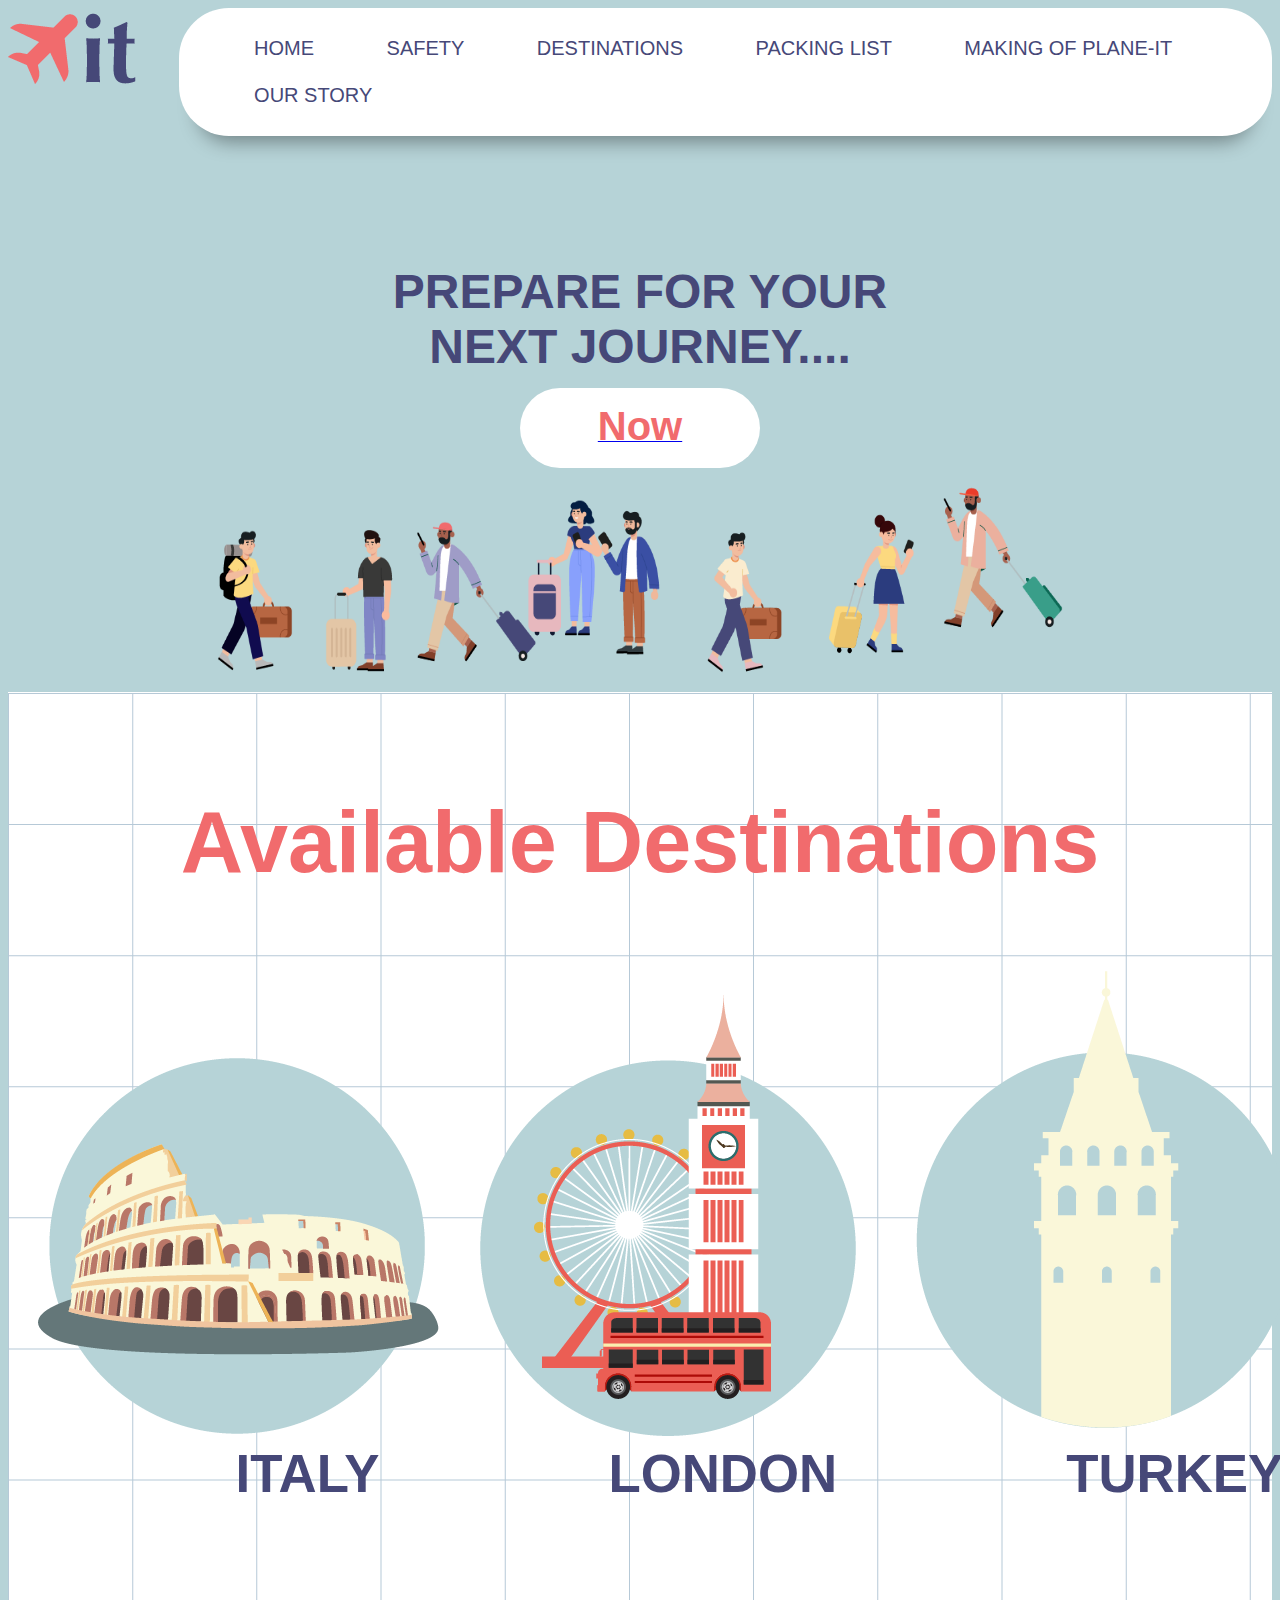
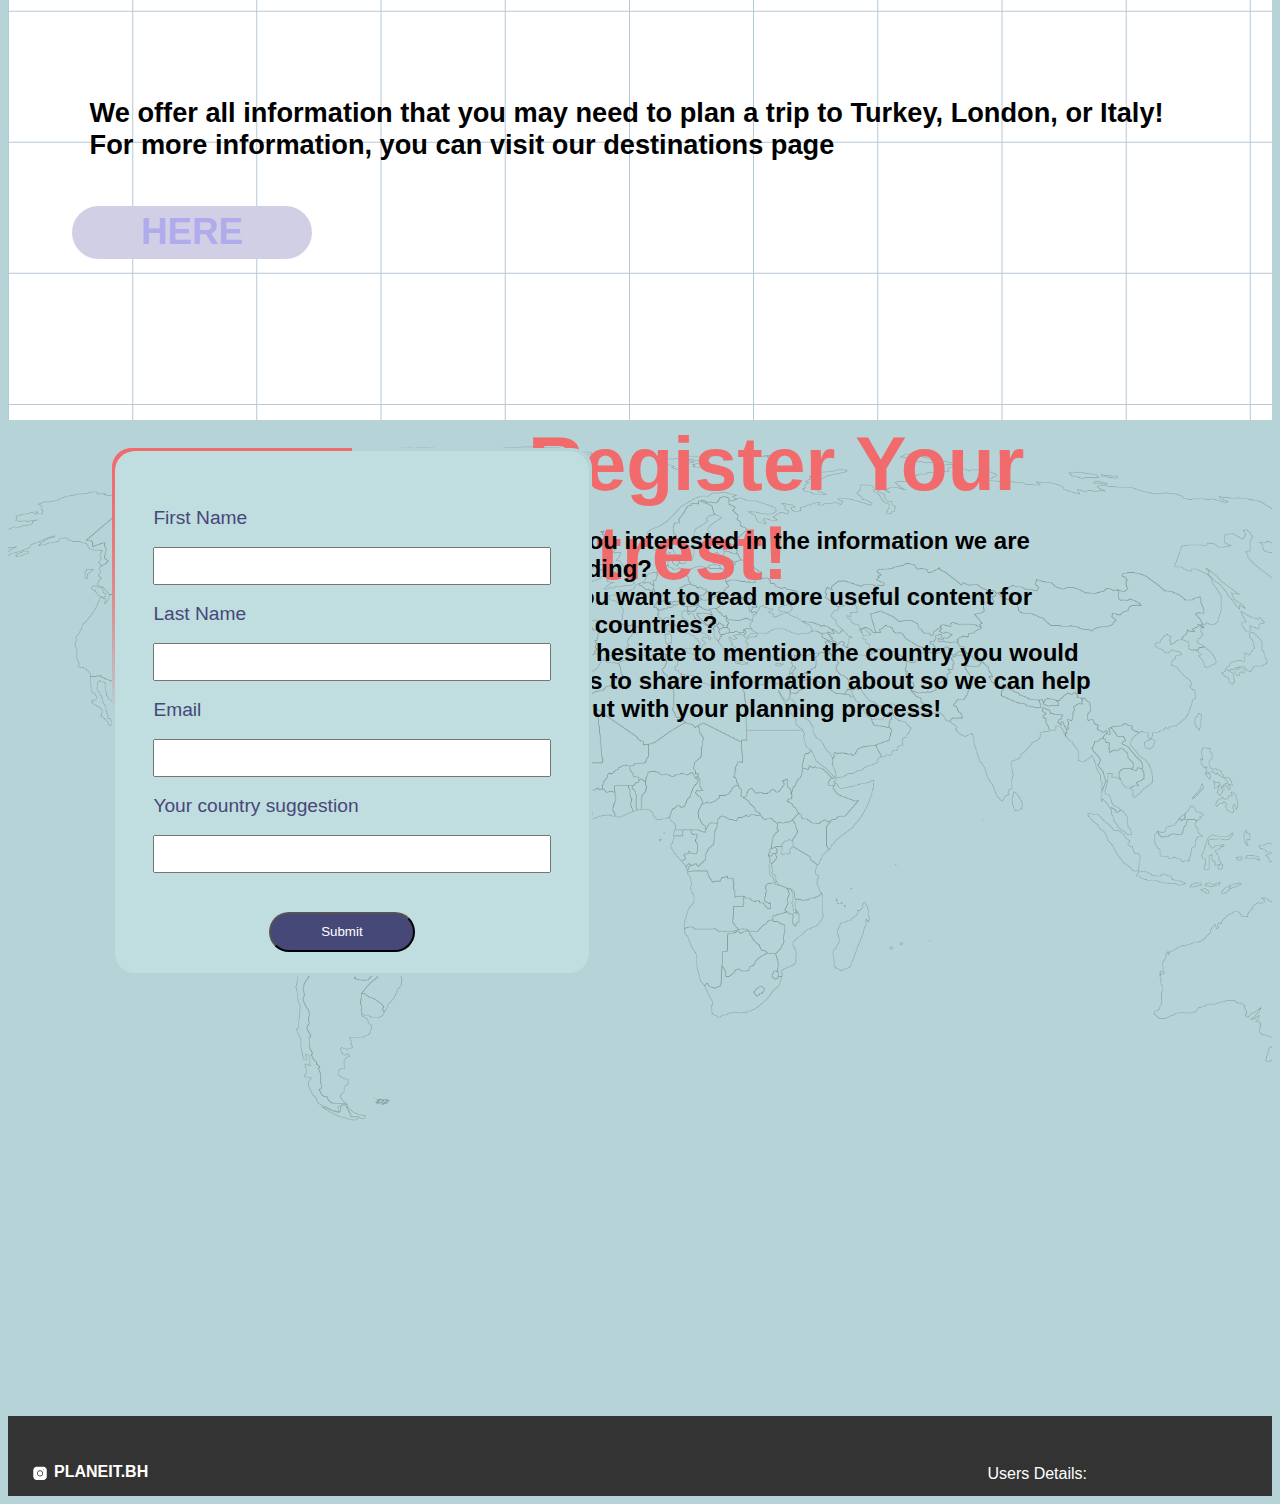
<file: index.html>
<html>
<head>
<title>home</title>
<link href="style.css" rel="stylesheet" type="text/css">
<link rel="website icon" type="png" href="images/travelling.png">
<script type="text/javascript" src="Project.js"></script>

</head>

<!--Nawraa Ahmed 202000019-->
<!--Ali Annan 201901558-->
<!--Ali Abdulrasool 202101293-->
<!--Dana Alaskari 202101334-->
<!--Maryam Aleskafi 202101800-->

<body onload="printUserDetails()">

<!--The header starts here: It contains 2 divs for the logo and the navbar menu-->
<div id="Header"> 
  
  <!--This is the logo div-->
  <div id="Logo"> <a href="home.html"> <img src="images/logo.png" width="136" height="79" alt="The blog logo"/> </a> </div>
  
  <!--This is the navbar div-->
  <div id="Navbar">
    <nav>
      <ul>
        <li><a href="index.html">HOME</a></li>
        <li><a href="Safety.html">SAFETY</a></li>
        <li><a href="Destinations.html">DESTINATIONS</a></li>
        <li><a href="Packing_list.html">PACKING LIST</a></li>
        <li><a href="makingOfPlaneIt.html">MAKING OF PLANE-IT</a></li>
        <li><a href="Our-Story.html">OUR STORY</a></li>
      </ul>
    </nav>
  </div>
</div>
<!--The header ends here--> 

	
	
	
<!--This is the main container for the homepage, it containts its content-->
<div id="Nmain"> 
  
  <!--The first part: contains some text, image and button-->
    <!--The first text-->
    <div id="Nfirst_text">
      <h1>PREPARE FOR YOUR <br>
        NEXT JOURNEY.... </h1>
    </div>
    
    <!--The button div-->
    <div id="Nnow_button"> <a href="Packing_list.html" id="Nlinke-adjust"><span id="Ntext-now">Now</span></a> </div>
    
    <!--The image div-->
    <div id="Nanimation"> <img src="images/travelers.png" alt="a picture for a group of traveleres" id="NhomePic"/> </div>
    
	
	
	
	
	
	
	
    <!--The middle part of the main container, it contains the destinations and a button-->
    <div id="Nwhite_part">
      <div id="Npart_two_text">
        <h1>Available Destinations</h1>
      </div>
      
      <!--A parent div for the locations is here, it includes 3 divs for each country and 1 div for titles-->
      <div id="Nlocations"> 
        
        <!--Italy part-->
        <div id="Nitaly"> <img src="images/italy2.png" alt="an image for attraction in Italy"> </div>
        
        <!--London part-->
        <div id="Nlondon"> <img src="images/london2.png" alt="an image for attraction in London (London eye)"> </div>
        
        <!--Turkey part-->
        <div id="Nturkey"> <img src="images/turkey2.png" alt="an image for attraction in Turkey"> </div>
		  
		  <!--The names part-->
        <div id="Nnames">
          <table id="Nnames_table">
            <tr>
              <td id="Nitaly-name">ITALY</td>
              <td id="Nlondon-name">LONDON</td>
              <td id="Nturkey-name">TURKEY</td>
            </tr>
          </table>
        </div>
      </div>
		
		<!--This div is responsible for names' height-->
      <div id="Npart2_text1"> </div>
		
		
		<!--The last text in the middle part-->
      <div id="Npart2_text2">
        <p>We offer all information that you may need to plan a trip to Turkey, London, or Italy! <br>
          For more information, you can visit our destinations page</p>
      </div>
      
      <!--The purple button will appear here it leads to destinations page -->
      <div id="Npurple_button">
        <div id="Npurple"> <a href="Destinations.html" id="N-linkToDest">
          <div id="Nhere_text">HERE</div>
          </a> </div>
      </div>
    </div>
    
	  
	
	
	
	
	
	
    <!--The last part of the homepage: it contains the form -->
    <div id="Nlast"> <img src="images/map.png" id="Nlastp" alt="a picture forthe world map"> 
		
      <!--The input part of the form-->
      <div id="Nallinput_new">
        <div id="Nallinput_newtext">
            <div id="Nform">
             <label for="NFirst-Name">First Name</label>
                <input type="text" id="NFirst-Name">
            </div>
            <div id="Nform">
             <label for="NLast-Name">Last Name</label>
             <input type="text" required="required" id="NLast-Name">
         </div>
         <div id="Nform">
             <label for="NUser-Email">Email</label>
             <input type="text" required="required" id="NUser-Email">
         </div>
         <div id="Nform">
             <label for="NUser-Suggestion">Your country suggestion</label>
             <input type="text" required="required" id="NUser-Suggestion">
         </div>
         <div id="Nform_button" required="required" onclick="users()">
             <input type="button" value="Submit" id="NLast-Button" onclick="ReadInput()">
         </div>
        </div>
        
     </div>
     <p id="N-errorMsg"></p>
		<!--The text in the last part of the homepage will appear here-->
      <div id="Nlast_text">
        <div id="Nlast_h1">
          <h1>Register Your Intrest!</h1>
        </div>
        <div id="Nlast_paragraph"> Are You interested in the information we are <br>
          providing? <br>
          Do you want to read more useful content for <br>
          other countries? <br>
          Don’t hesitate to mention the country you would <br>
          like us to share information about so we can help <br>
          you out with your planning process! </div>
      </div>
    </div>
  </div>


<!--The footer starts here-->
<div id="footer"> <img src="images/instaIcon.png" width="14" height="15" id="instagram_icon"/>
  <h6>PLANEIT.BH</h6>
	<br>
	<table id="NuserTable" cellpadding="15">
	<tr><td>Users Details:</td> <td id="firstName"> </td> <td id="lastName"> </td> <td id="email"> </td>  <td id="country"> </td> </tr>
		
	</table>
</div>
</body>
</html>
</file>
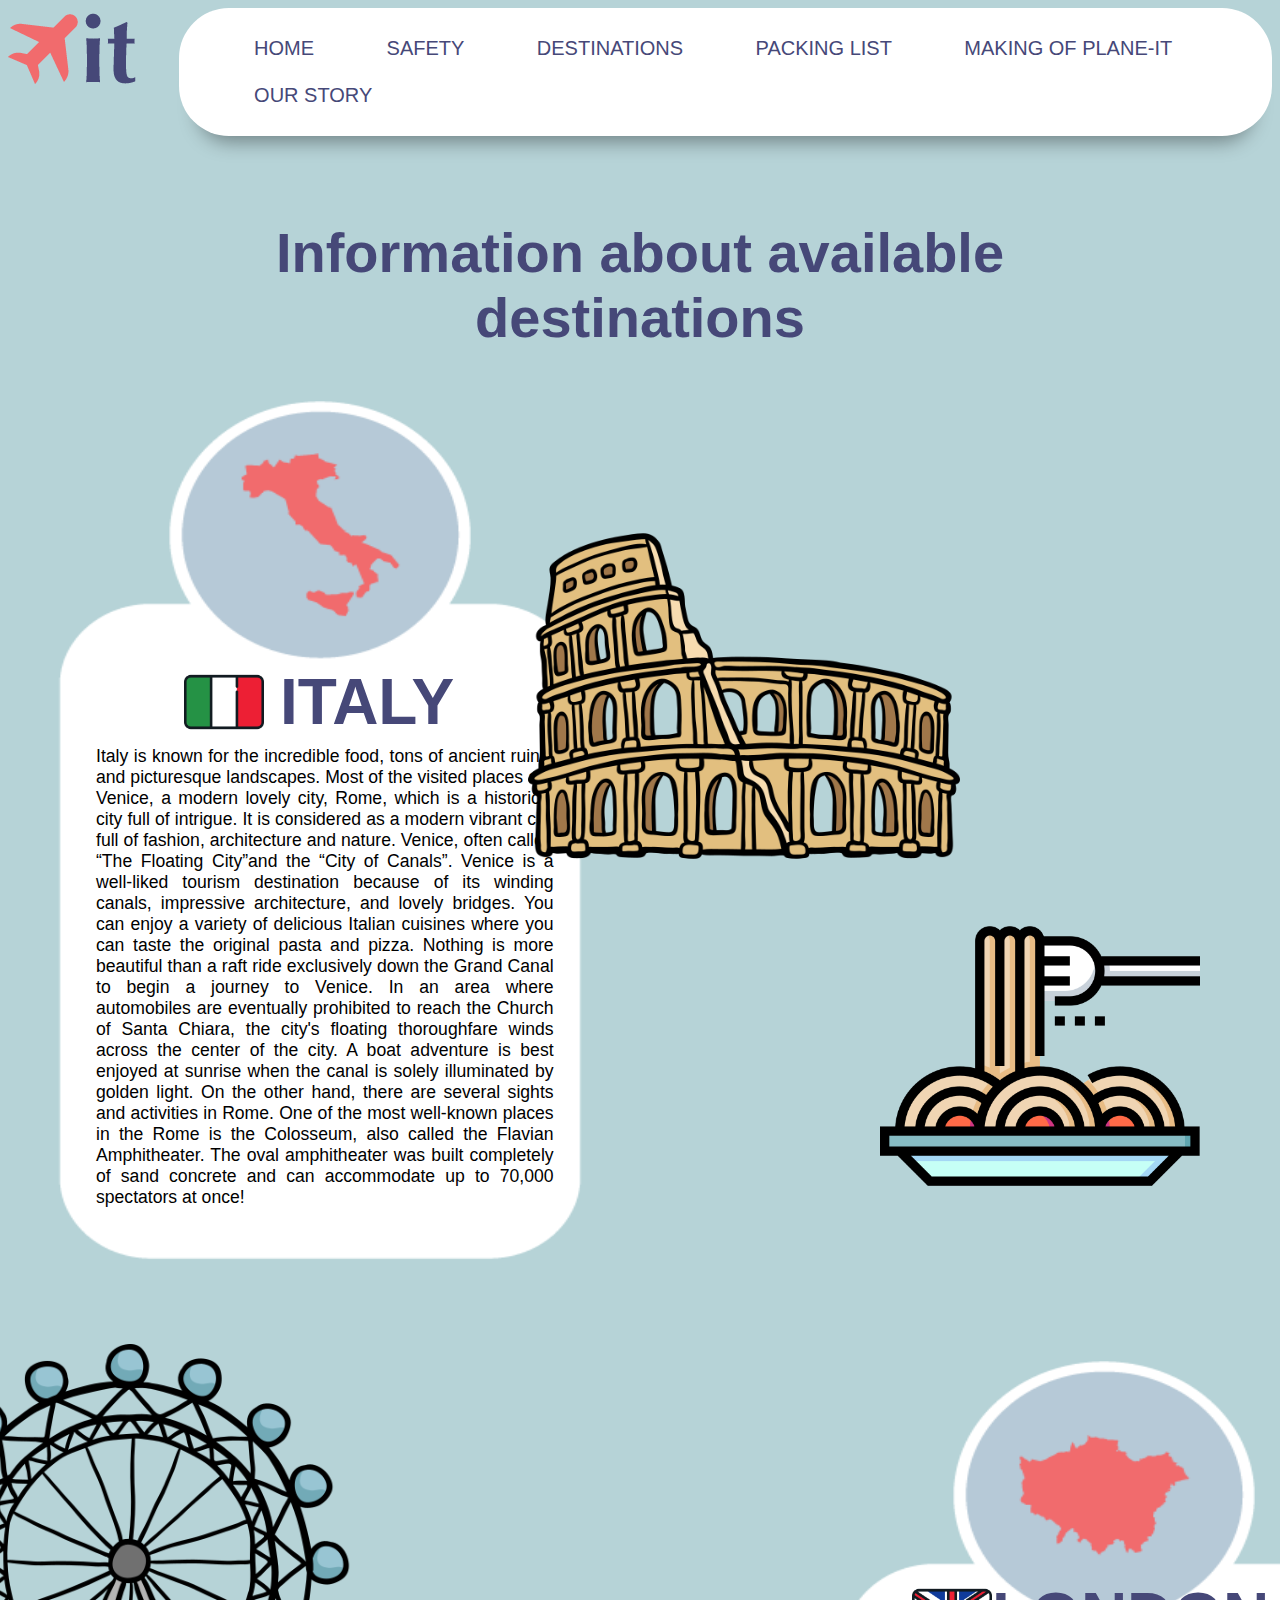
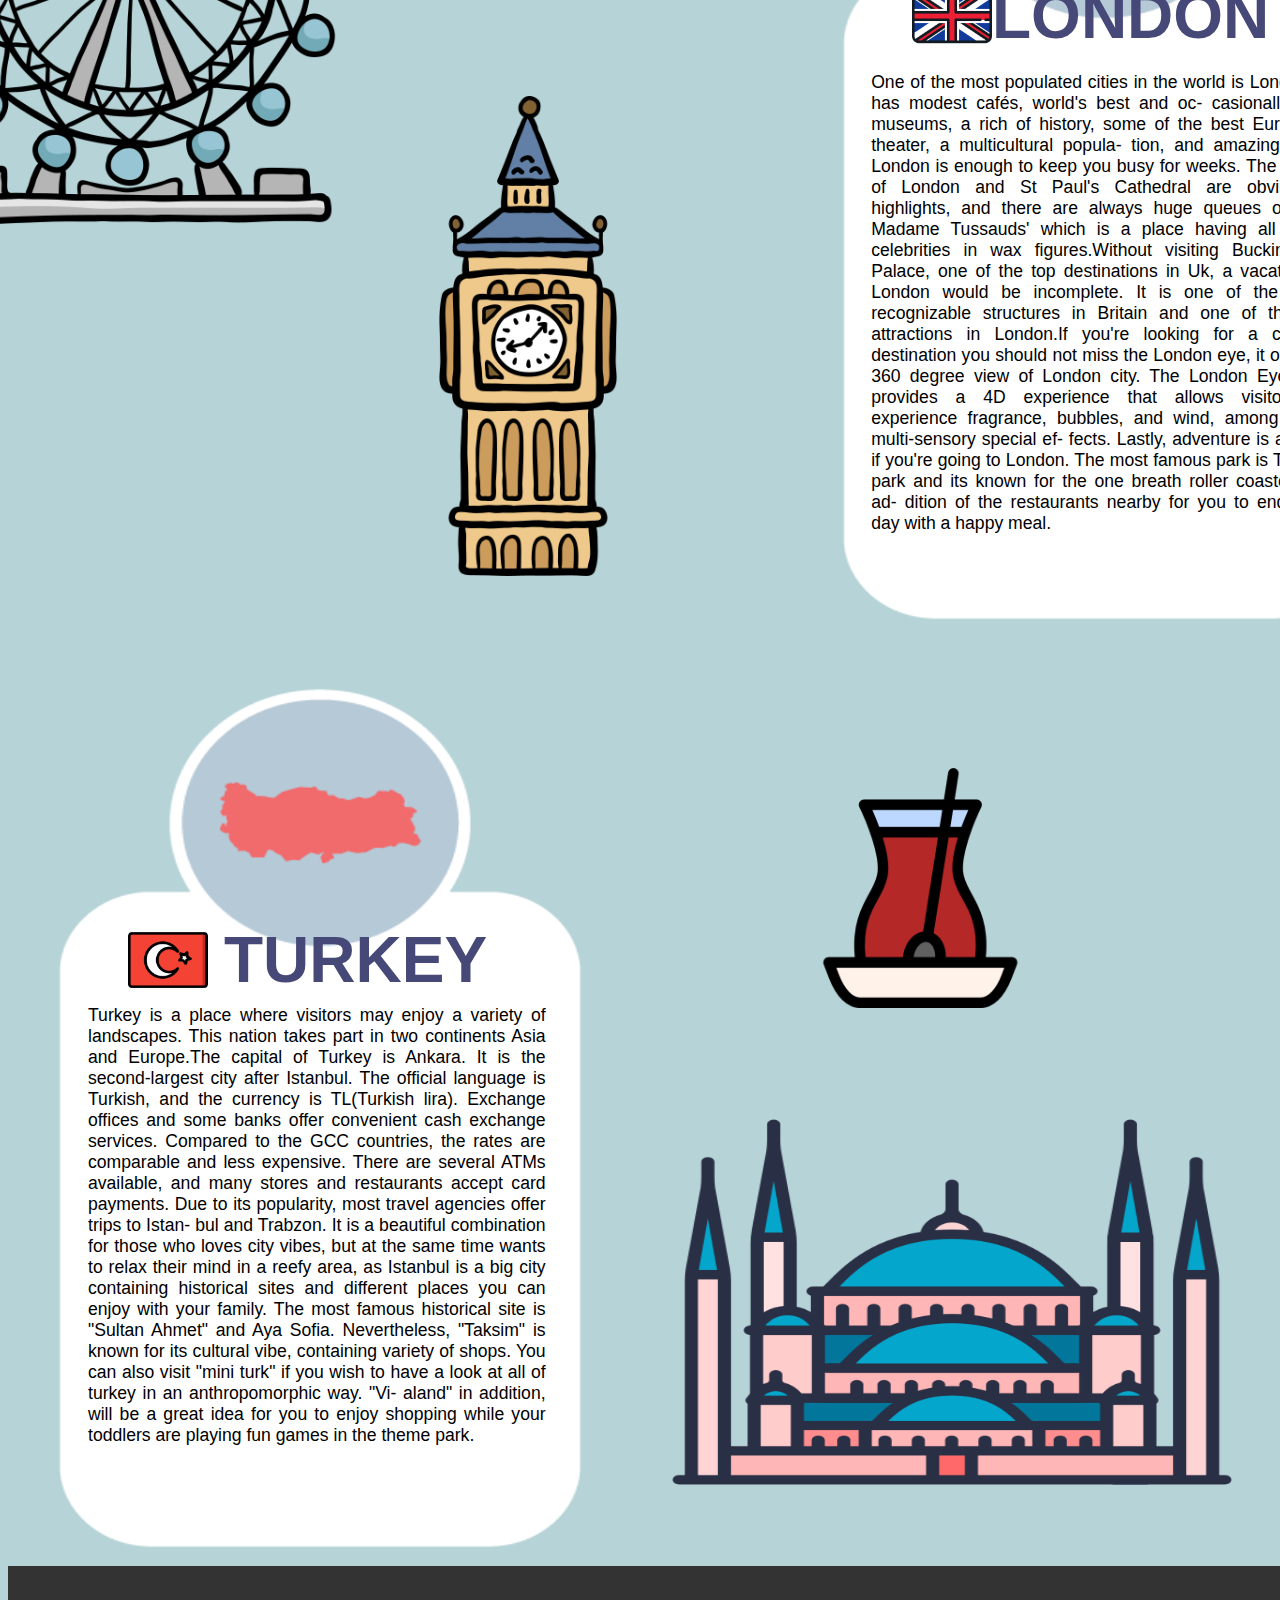
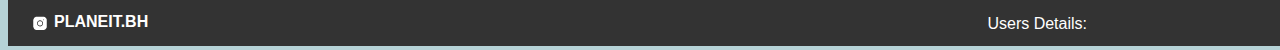
<file: Destinations.html>
<html>
<head>
<title>Destinations</title>
<link href="style.css" rel="stylesheet" type="text/css">
<link rel="website icon" type="png" href="images/travelling.png">
<script type="text/javascript" src="Project.js"></script>
</head>


<body onload="printUserDetails()">
	

<!--The header starts here: It contains 2 divs for the logo and the navbar menu-->
<div id="Header"> 
  
  <!--This is the logo div-->
  <div id="Logo"> <a href="home.html"> <img src="images/logo.png" width="136" height="79" alt="The blog logo"/> </a> </div>
  
  <!--This is the navbar div-->
  <div id="Navbar">
    <nav>
      <ul>
        <li><a href="index.html">HOME</a></li>
        <li><a href="Safety.html">SAFETY</a></li>
        <li><a href="Destinations.html">DESTINATIONS</a></li>
        <li><a href="Packing_list.html">PACKING LIST</a></li>
        <li><a href="makingOfPlaneIt.html">MAKING OF PLANE-IT</a></li>
        <li><a href="Our-Story.html">OUR STORY</a></li>
      </ul>
    </nav>
  </div>
</div>
<!--The header ends here--> 
	
	
	
	
    <!--Here starts the destination page main div -->
    <div id="Dmain">
        <!--This is the heading/title of the page-->
        <div id="Dtitle"><b>Information about available<br>destinations</b></div>
		
        <!--here is the italy div which contains the text and pics about italy-->
        <div id="Dfirst">
            <div id="Ditalypic">
                <img id="Ditalypicture" src="images/italyy.png" alt="white shape with Italy map on top">
            
            <div id="Ditalytext">
             <h1>ITALY</h1> </div>
             <div id="Ditalyflag">
                <img id="Ditalyflagpic" src="images/italyFlag.png" alt="Italy flag">

             </div>
             <div id="Ditalypargraph">
             <P>Italy is known for the incredible food, tons of ancient ruins, and picturesque landscapes. Most of the visited places are Venice, a modern lovely city, Rome, which is a historical city full of intrigue. It is considered as a modern vibrant city full of fashion, architecture and nature.
                Venice, often called “The Floating City”and the “City of Canals”. Venice is a well-liked tourism
                destination because of its winding canals, impressive architecture, and lovely bridges.
                You can enjoy a variety of delicious Italian cuisines where you can taste the original pasta and
                pizza. Nothing is more beautiful than a raft ride exclusively down the Grand Canal to begin a journey to Venice.
                In an area where automobiles are eventually prohibited to reach the Church of Santa Chiara, the city's floating thoroughfare winds across the center of the city. A boat adventure is best enjoyed at sunrise when the canal is solely illuminated by golden light. On the other hand, there are several sights and activities in Rome. One of the most well-known places in the Rome is the Colosseum, also called the Flavian Amphitheater. The oval amphitheater was built completely of sand concrete and can accommodate up to 70,000 spectators at once!</P>
          </div>
        </div>
        <div id="Dchurch">
            <img id="Dchurchpic" src="images/colosseum.png" alt="Attraction in Italy">
        </div>
        <div id="Dspagetti">
            <img id="Dspagettipic" src="images/spaghetti.png" alt="Attraction in Italy">
        </div>
    
        </div>
		
		
		
		
		
		
        <!--here is the london div which contains the text and pics about london-->
        <div id="Dsecond">
            <div id="Dlondonpic">
        <img id="Dlondonpicture" src="images/london.png" alt="white shape with London map on top">
				
        <div id="Dlondontext">
            <h1>LONDON</h1>
        </div>
        <div id="Dlondonflag">
            <img id="Dlondonflagpic" src="images/ukFlag.png" alt="UK flag">

         </div>
        <div id="Dlondonpargraph">
            <p>
                One of the most populated cities in the world is London. It has modest cafés, world's best and oc- casionally free museums, a rich of history, some of the best European theater, a multicultural popula- tion, and amazing food.
                London is enough to keep you busy for weeks. The Tower of London and St Paul's Cathedral are obvi- ous highlights, and there are always huge queues outside Madame Tussauds' which is a place having all loved celebrities in wax figures.Without visiting Buckingham Palace, one of the top destinations in Uk, a vacation to London would be incomplete. It is one of the most recognizable structures in Britain and one of the top attractions in London.If you're looking for a cultural destination you should not miss the London eye, it offers a 360 degree view of London city.
                The London Eye also provides a 4D experience that allows visitors to experience fragrance, bubbles, and wind, among other multi-sensory special ef- fects.
                Lastly, adventure is a must if you're going to London. The most famous park is Thorpe park and its known for the one breath roller coasters, in ad- dition of the restaurants nearby for you to end your day with a happy meal.</p>
        </div>
</div>
        <div id="Dlondoneye">
            <img id="Dlondoneyepic" src="images/london-eye.png" alt="image for London eye">
        </div>
        <div id="Dlondonbr">
            <img id="Dbigbenpic" src="images/big-ben.png" alt="image for London big ben">
        </div>

        </div>
         <!--here is the turkey div which contains the text and pics about turkey-->
        <div id="Dthird">
            <div id="Dturkeypic">
                <img id="Dturkeypicture" src="images/turkeyy.png" alt="white shape with Turkey map on top">
                <div id="Dturkeytext">
                    <h1>TURKEY</h1>
                </div>
                <div id="Dturkeyflag">
                    <img id="Dturkeyflagpic" src="images/turkeyFlag.png" alt="Turkey Flag">
    
                 </div>
                <div id="Dturkeypargraph">
                    <p>Turkey is a place where visitors may enjoy a variety of landscapes. This nation takes part in two continents Asia and Europe.The capital of Turkey is Ankara. It is the second-largest city after Istanbul.
                        The official language is Turkish, and the currency is TL(Turkish lira). Exchange offices and some banks offer convenient cash exchange services. Compared to the GCC countries, the rates are comparable and less expensive.
                        There are several ATMs available, and many stores and restaurants accept card payments. Due to its popularity, most travel agencies offer trips to Istan- bul and Trabzon.
                        It is a beautiful combination for those who loves city vibes, but at the same time wants to relax their mind in a reefy area, as Istanbul is a big city containing historical sites and different places you can enjoy with your family.
                        The most famous historical site is "Sultan Ahmet" and Aya Sofia. Nevertheless, "Taksim" is known for its cultural vibe, containing variety of shops. You can also visit "mini turk" if you wish to have a look at all of turkey in an anthropomorphic way. "Vi- aland" in addition, will be a great idea for you to enjoy shopping while your toddlers are playing fun games in the theme park.</p>

                </div>
            </div>

            <div id="Dtea">
                <img id="Dteapic" src="images/tea.png" alt="an image for a Turkish tea">

            </div>
            <div id="Dsultan">
                <img id="Dsultanpic" src="images/blue-mosque.png" alt="an image for Turkish Attraction">

            </div>

    
<!--The footer starts here-->
<div id="footer"> <img src="images/instaIcon.png" width="14" height="15" id="instagram_icon"/>
    <h6>PLANEIT.BH</h6>
      <br>
      <table id="NuserTable" cellpadding="15">
      <tr><td>Users Details:</td> <td id="firstName"> </td> <td id="lastName"> </td> <td id="email"> </td>  <td id="country"> </td> </tr>
          
      </table>
  </div>
</body>
</html>
</file>
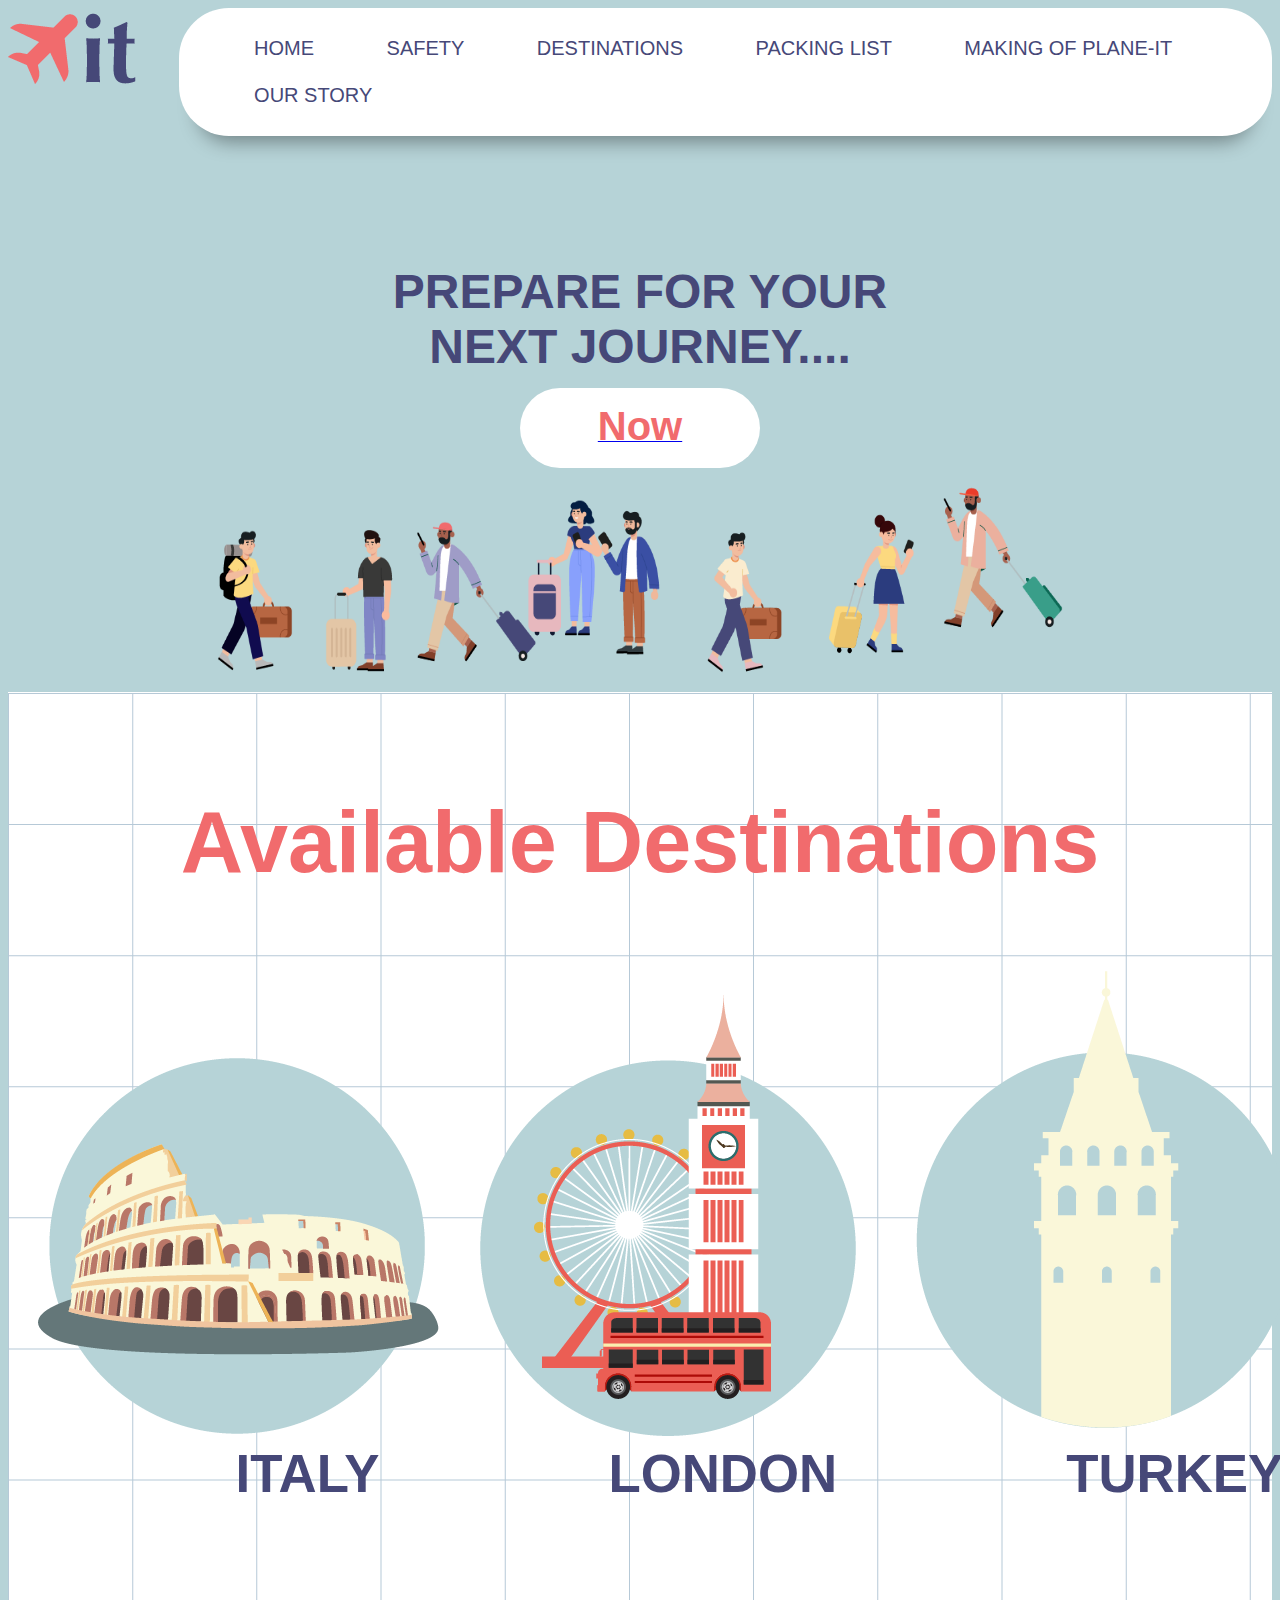
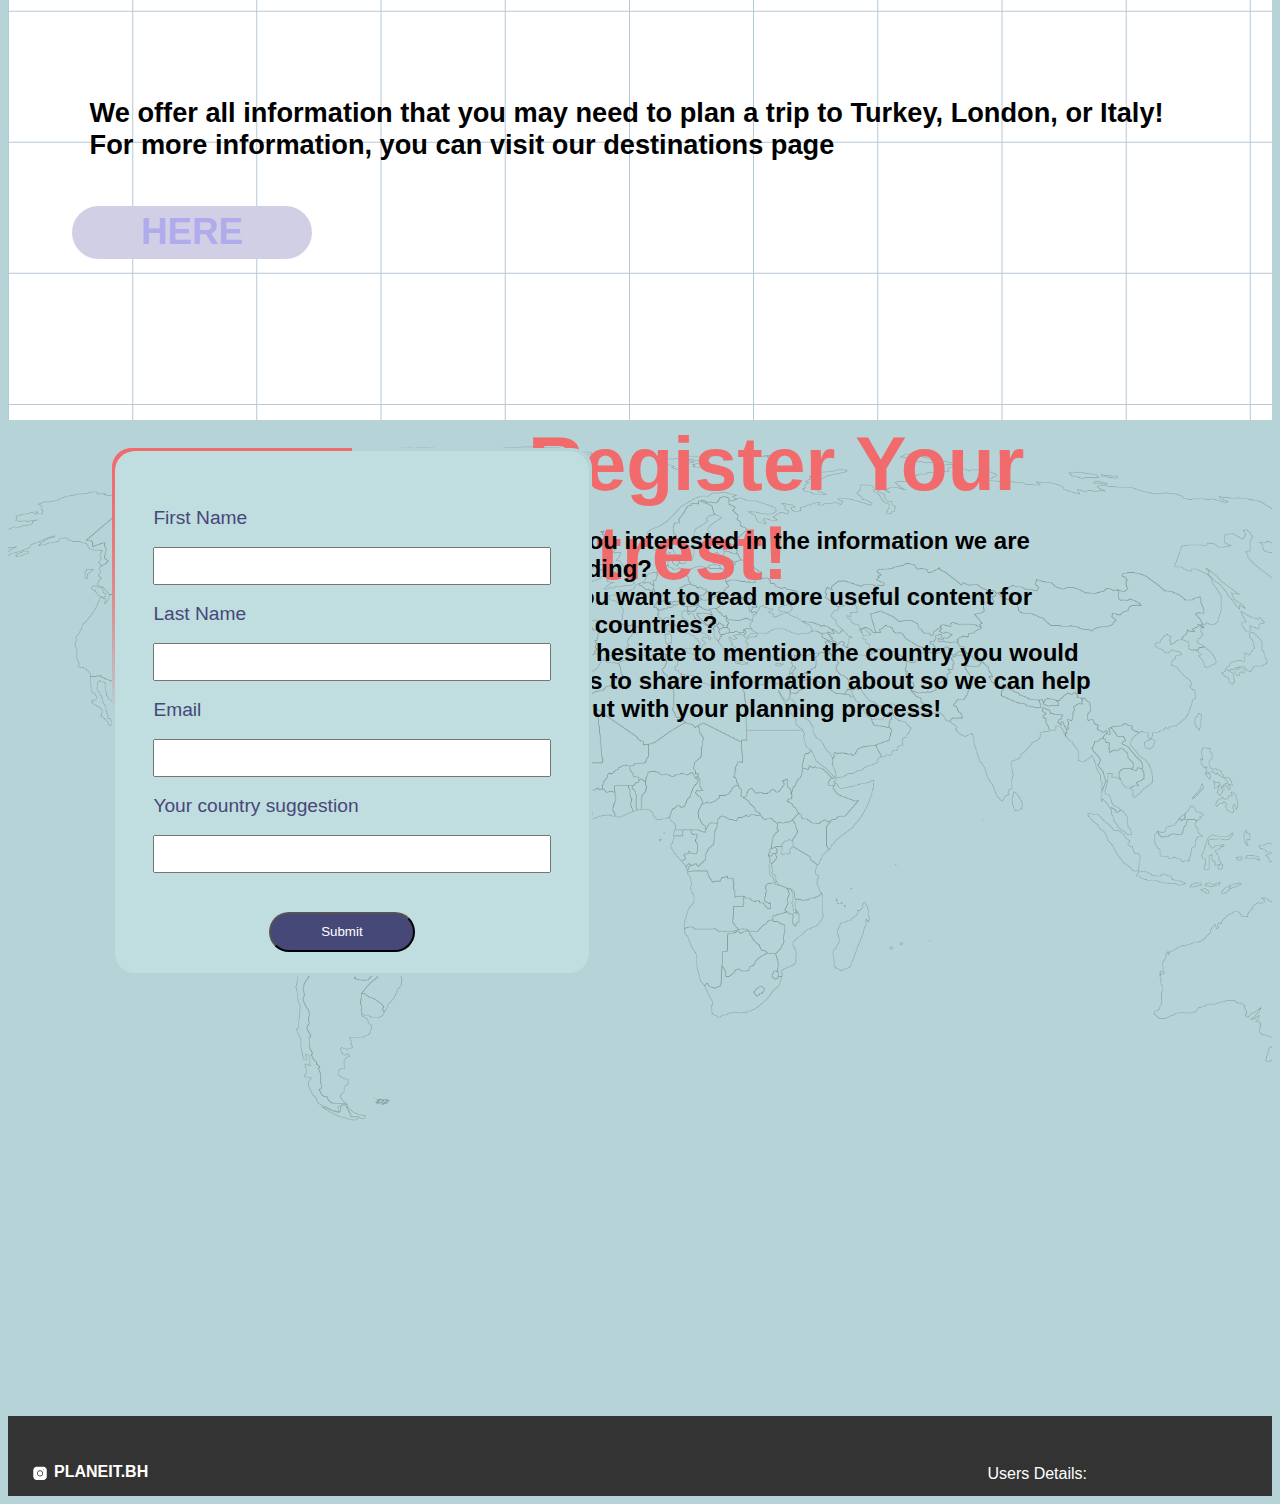
<file: Home.html>
<html>
<head>
<title>home</title>
<link href="style.css" rel="stylesheet" type="text/css">
<link rel="website icon" type="png" href="images/travelling.png">
<script type="text/javascript" src="Project.js"></script>

</head>

<!--Nawraa Ahmed 202000019-->
<!--Ali Annan 201901558-->
<!--Ali Abdulrasool 202101293-->
<!--Dana Alaskari 202101334-->
<!--Maryam Aleskafi 202101800-->

<body onload="printUserDetails()">

<!--The header starts here: It contains 2 divs for the logo and the navbar menu-->
<div id="Header"> 
  
  <!--This is the logo div-->
  <div id="Logo"> <a href="home.html"> <img src="images/logo.png" width="136" height="79" alt="The blog logo"/> </a> </div>
  
  <!--This is the navbar div-->
  <div id="Navbar">
    <nav>
      <ul>
        <li><a href="Home.html">HOME</a></li>
        <li><a href="Safety.html">SAFETY</a></li>
        <li><a href="Destinations.html">DESTINATIONS</a></li>
        <li><a href="Packing_list.html">PACKING LIST</a></li>
        <li><a href="makingOfPlaneIt.html">MAKING OF PLANE-IT</a></li>
        <li><a href="Our-Story.html">OUR STORY</a></li>
      </ul>
    </nav>
  </div>
</div>
<!--The header ends here--> 

	
	
	
<!--This is the main container for the homepage, it containts its content-->
<div id="Nmain"> 
  
  <!--The first part: contains some text, image and button-->
    <!--The first text-->
    <div id="Nfirst_text">
      <h1>PREPARE FOR YOUR <br>
        NEXT JOURNEY.... </h1>
    </div>
    
    <!--The button div-->
    <div id="Nnow_button"> <a href="Packing_list.html" id="Nlinke-adjust"><span id="Ntext-now">Now</span></a> </div>
    
    <!--The image div-->
    <div id="Nanimation"> <img src="images/travelers.png" alt="a picture for a group of traveleres" id="NhomePic"/> </div>
    
	
	
	
	
	
	
	
    <!--The middle part of the main container, it contains the destinations and a button-->
    <div id="Nwhite_part">
      <div id="Npart_two_text">
        <h1>Available Destinations</h1>
      </div>
      
      <!--A parent div for the locations is here, it includes 3 divs for each country and 1 div for titles-->
      <div id="Nlocations"> 
        
        <!--Italy part-->
        <div id="Nitaly"> <img src="images/italy2.png" alt="an image for attraction in Italy"> </div>
        
        <!--London part-->
        <div id="Nlondon"> <img src="images/london2.png" alt="an image for attraction in London (London eye)"> </div>
        
        <!--Turkey part-->
        <div id="Nturkey"> <img src="images/turkey2.png" alt="an image for attraction in Turkey"> </div>
		  
		  <!--The names part-->
        <div id="Nnames">
          <table id="Nnames_table">
            <tr>
              <td id="Nitaly-name">ITALY</td>
              <td id="Nlondon-name">LONDON</td>
              <td id="Nturkey-name">TURKEY</td>
            </tr>
          </table>
        </div>
      </div>
		
		<!--This div is responsible for names' height-->
      <div id="Npart2_text1"> </div>
		
		
		<!--The last text in the middle part-->
      <div id="Npart2_text2">
        <p>We offer all information that you may need to plan a trip to Turkey, London, or Italy! <br>
          For more information, you can visit our destinations page</p>
      </div>
      
      <!--The purple button will appear here it leads to destinations page -->
      <div id="Npurple_button">
        <div id="Npurple"> <a href="Destinations.html" id="N-linkToDest">
          <div id="Nhere_text">HERE</div>
          </a> </div>
      </div>
    </div>
    
	  
	
	
	
	
	
	
    <!--The last part of the homepage: it contains the form -->
    <div id="Nlast"> <img src="images/map.png" id="Nlastp" alt="a picture forthe world map"> 
		
      <!--The input part of the form-->
      <div id="Nallinput_new">
        <div id="Nallinput_newtext">
            <div id="Nform">
             <label for="NFirst-Name">First Name</label>
                <input type="text" id="NFirst-Name">
            </div>
            <div id="Nform">
             <label for="NLast-Name">Last Name</label>
             <input type="text" required="required" id="NLast-Name">
         </div>
         <div id="Nform">
             <label for="NUser-Email">Email</label>
             <input type="text" required="required" id="NUser-Email">
         </div>
         <div id="Nform">
             <label for="NUser-Suggestion">Your country suggestion</label>
             <input type="text" required="required" id="NUser-Suggestion">
         </div>
         <div id="Nform_button" required="required" onclick="users()">
             <input type="button" value="Submit" id="NLast-Button" onclick="ReadInput()">
         </div>
        </div>
        
     </div>
     <p id="N-errorMsg"></p>
		<!--The text in the last part of the homepage will appear here-->
      <div id="Nlast_text">
        <div id="Nlast_h1">
          <h1>Register Your Intrest!</h1>
        </div>
        <div id="Nlast_paragraph"> Are You interested in the information we are <br>
          providing? <br>
          Do you want to read more useful content for <br>
          other countries? <br>
          Don’t hesitate to mention the country you would <br>
          like us to share information about so we can help <br>
          you out with your planning process! </div>
      </div>
    </div>
  </div>


<!--The footer starts here-->
<div id="footer"> <img src="images/instaIcon.png" width="14" height="15" id="instagram_icon"/>
  <h6>PLANEIT.BH</h6>
	<br>
	<table id="NuserTable" cellpadding="15">
	<tr><td>Users Details:</td> <td id="firstName"> </td> <td id="lastName"> </td> <td id="email"> </td>  <td id="country"> </td> </tr>
		
	</table>
</div>
</body>
</html>
</file>
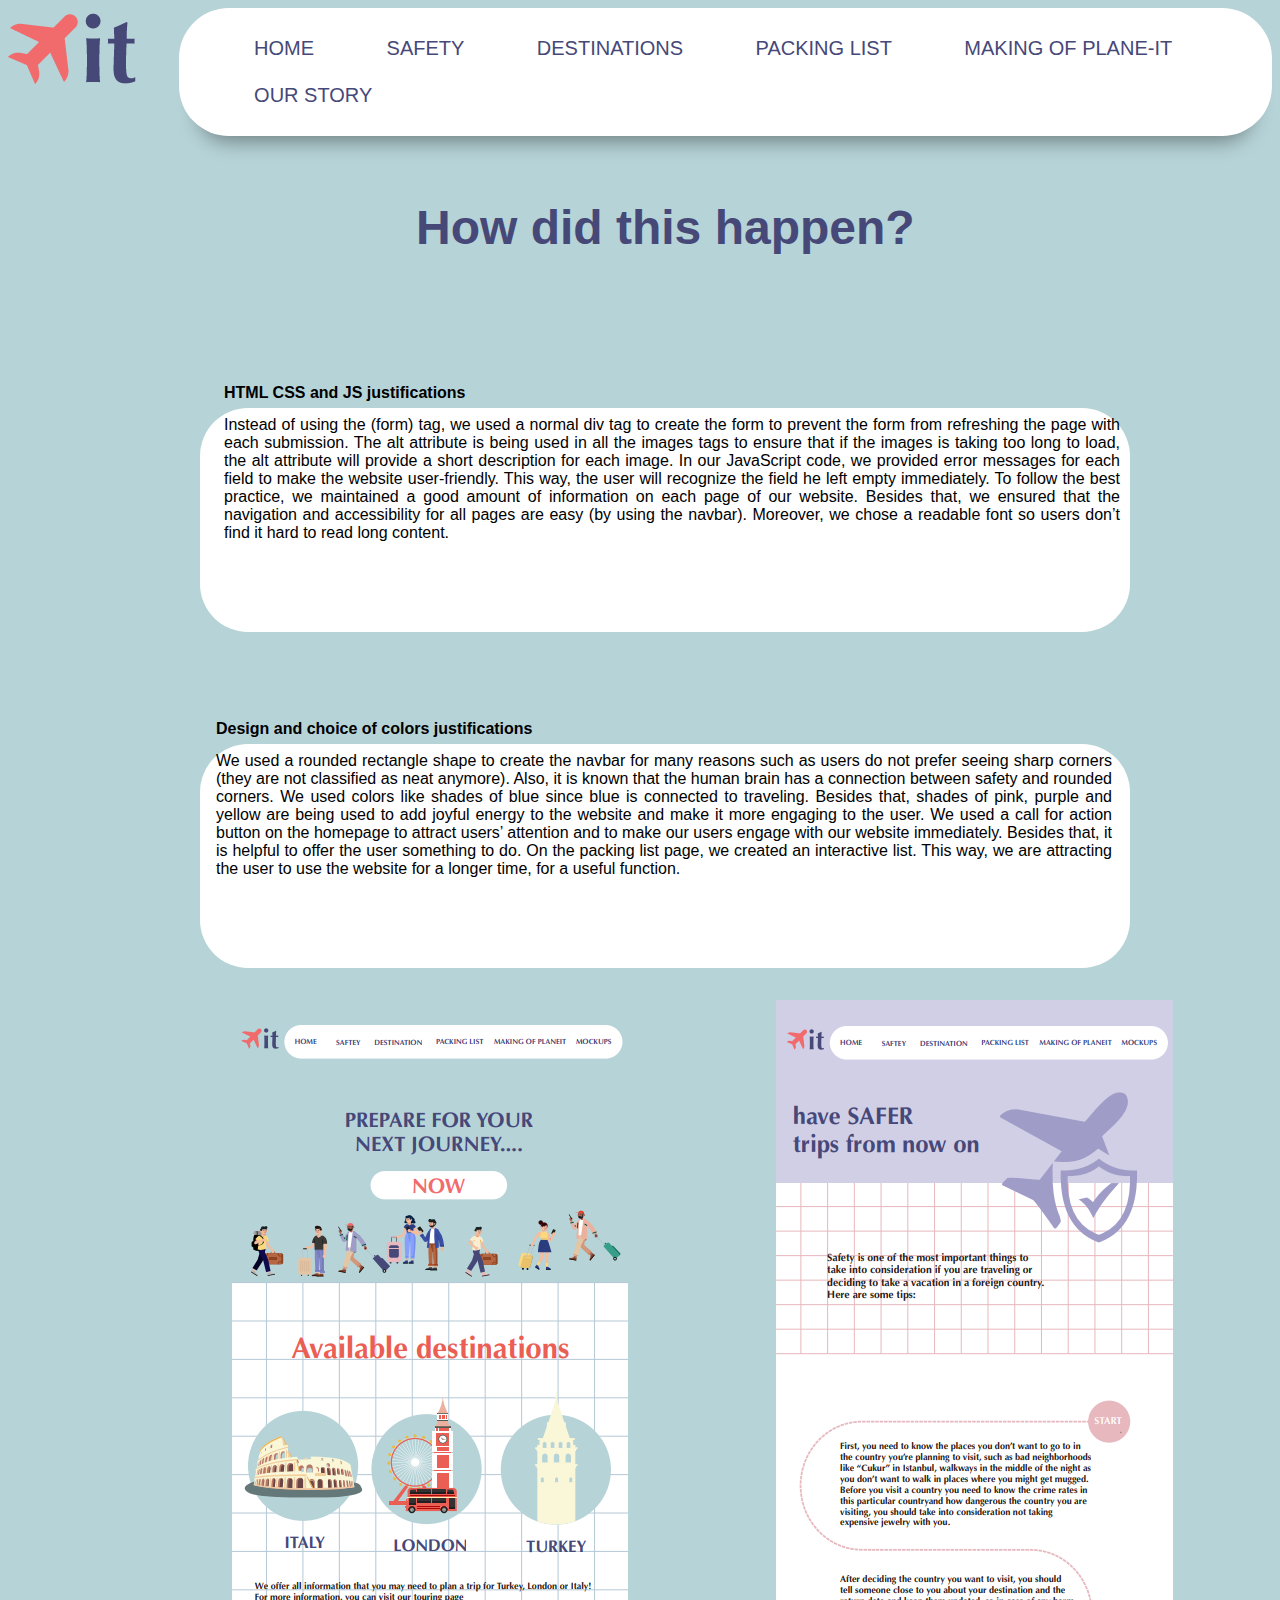
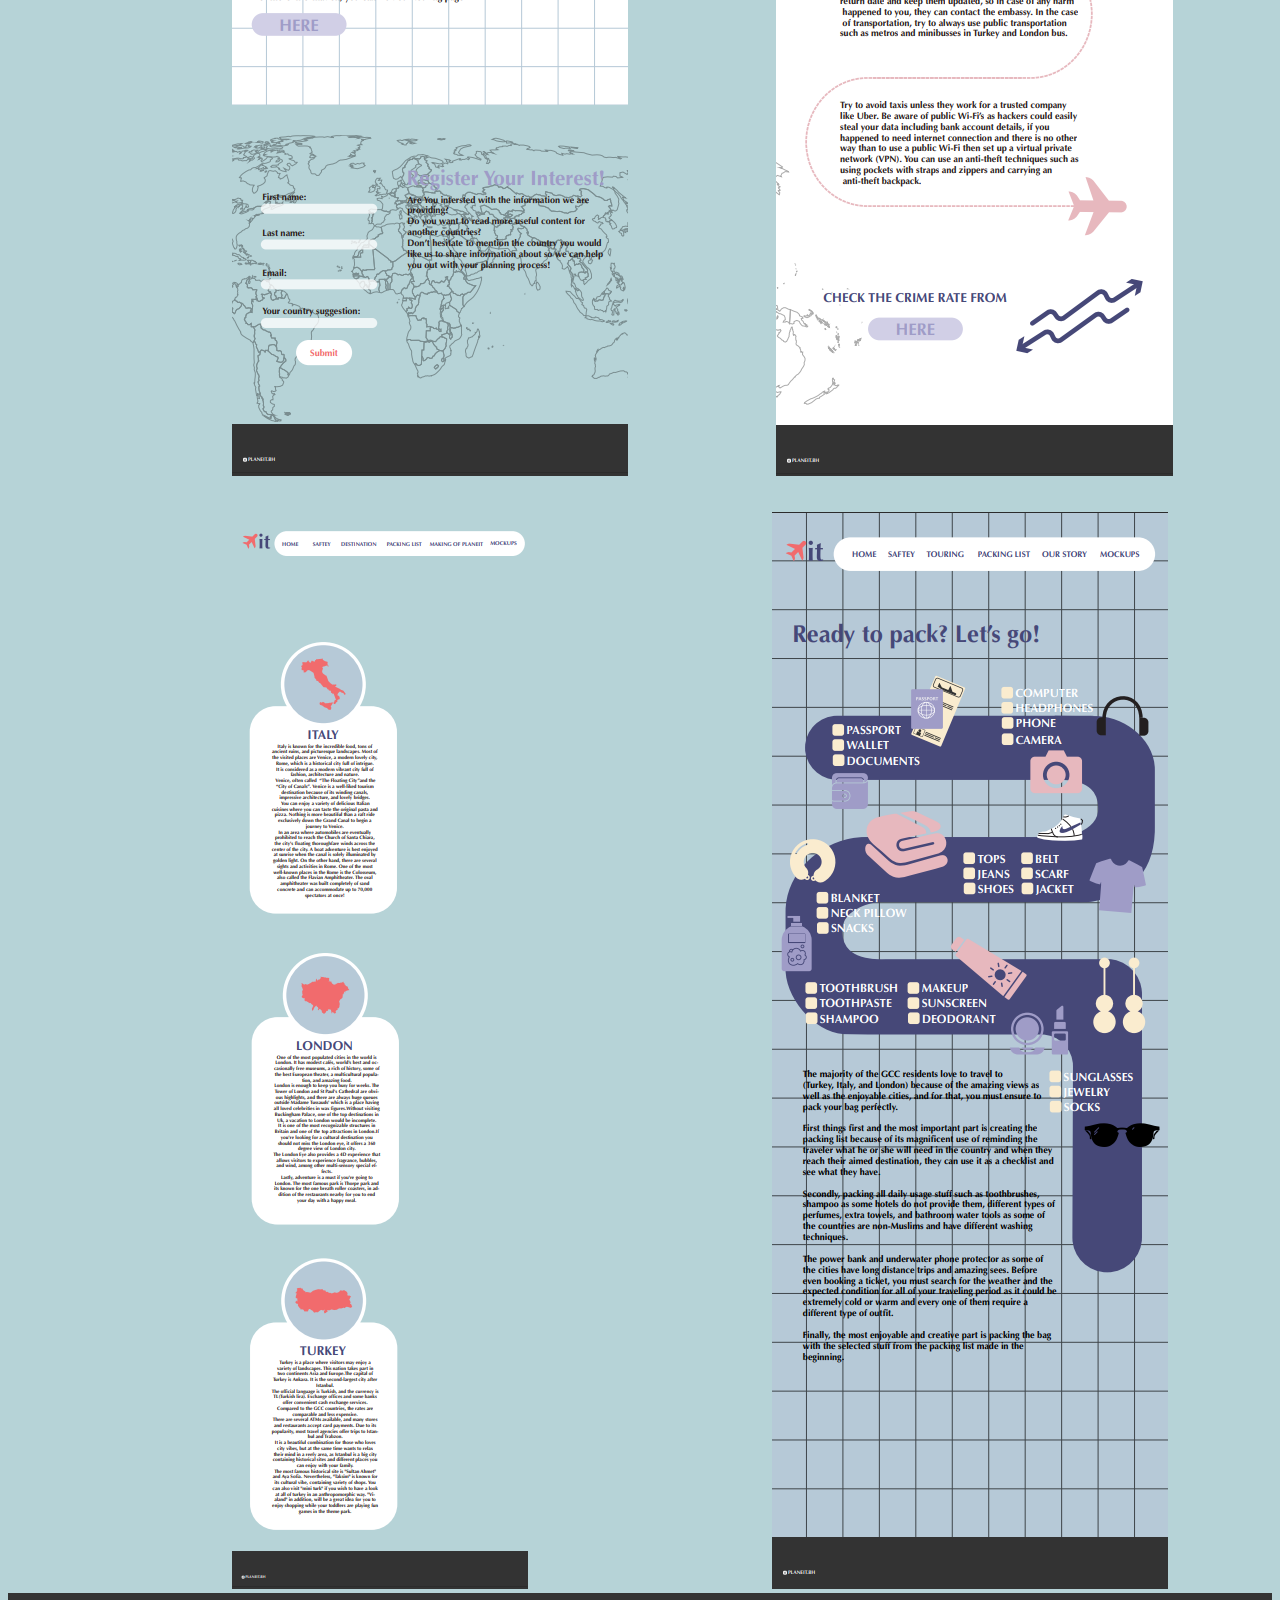
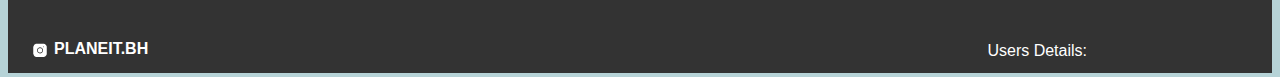
<file: makingOfPlaneIt.html>
<html>
  <head>
    <title>makingOfPlaneIt</title>
    <link type="text/css" rel="stylesheet" href="style.css"/>
    <link rel="website icon" type="png" href="images/travelling.png">
    <script type="text/javascript" src="Project.js"></script>

  </head>
	
	<body onload="printUserDetails()">
	<!--The header starts here: It contains 2 divs for the logo and the navbar menu-->
    <div id="Header"> 
  
  <!--This is the logo div-->
  <div id="Logo"> <a href="home.html"> <img src="images/logo.png" width="136" height="79" alt="The blog logo"/> </a> </div>
  
  <!--This is the navbar div-->
  <div id="Navbar">
    <nav>
      <ul>
        <li><a href="index.html">HOME</a></li>
        <li><a href="Safety.html">SAFETY</a></li>
        <li><a href="Destinations.html">DESTINATIONS</a></li>
        <li><a href="Packing_list.html">PACKING LIST</a></li>
        <li><a href="makingOfPlaneIt.html">MAKING OF PLANE-IT</a></li>
        <li><a href="Our-Story.html">OUR STORY</a></li>
      </ul>
    </nav>
  </div>
</div>
<!--The header ends here--> 

		
		<!--The main part of this page starts here, it contains multiple divs with images and some text-->
<div id="LmainPart">
	
	<!--Header for the page-->
	  <div id="Lheader">
    <h1> How did this happen?</h1>
  </div>
	
	<!--This is the first div-->
  <div id="L-container1">
		<div id="L-box1">
			
      <h4 id="L-header1">HTML CSS and JS justifications</h4>
			<p id="L-text1">Instead of using the (form) tag, we used a normal div tag to create the form to 
        prevent the form from refreshing the page with each submission. The alt attribute is being used in all
         the images tags to ensure that if the images is taking too long to load, the alt attribute will provide a
         short description for each image. In our JavaScript code, we provided error messages for each field to make the
          website user-friendly. This way, the user will recognize the field he left empty immediately. To follow the best 
          practice, we maintained a good amount of information on each page of our website. Besides that, we ensured
           that the navigation and accessibility for all pages are easy (by using the navbar). Moreover, 
           we chose a readable font so users don’t find it hard to read long content.

			</p>
	
		</div>
  </div>  
	
		<!--This is the second div-->
    
    <div id="L-container2">
    <div id="L-box2">
			
      <h4 id="L-header2">Design and choice of colors justifications</h4>
			<p id="L-text2">
        We used a rounded rectangle shape to create the navbar for many reasons such as users do
         not prefer seeing sharp corners (they are not classified as neat anymore). Also,
          it is known that the human brain has a connection between safety and rounded corners.
           We used colors like shades of blue since blue is connected to traveling. Besides that,
            shades of pink, purple and yellow are being used to add joyful energy to the website
             and make it more engaging to the user. We used a call for action button on the
              homepage to attract users’ attention and to make our users engage with our website
               immediately. Besides that, it is helpful to offer the user something to do.
                On the packing list page, we created an interactive list. This way, we are
                 attracting the user to use the website for a longer time, for a useful function.

			</p>	
</div>
</div>
<!--this is the third div-->
	
	
<div id="L-box3">
  <div id="L-Images1">
    <img src="images/mockups11.png" class="L-Img">
    <img src="images/mockups22.png" class="L-Img">
  </div>
  <div id="L-Images2">
    <img src="images/mockups33.png" class="L-Img">
    <img src="images/mockups44.png" class="L-Padding">
  </div>
  </div>
	
	
	<!--The footer starts here-->
  <div id="footer"> <img src="images/instaIcon.png" width="14" height="15" id="instagram_icon"/>
    <h6>PLANEIT.BH</h6>
    <br>
    <table id="NuserTable" cellpadding="15">
    <tr><td>Users Details:</td> <td id="firstName"> </td> <td id="lastName"> </td> <td id="email"> </td>  <td id="country"> </td> </tr>
      
    </table>
  </div>
	
</body>
</html>
</file>
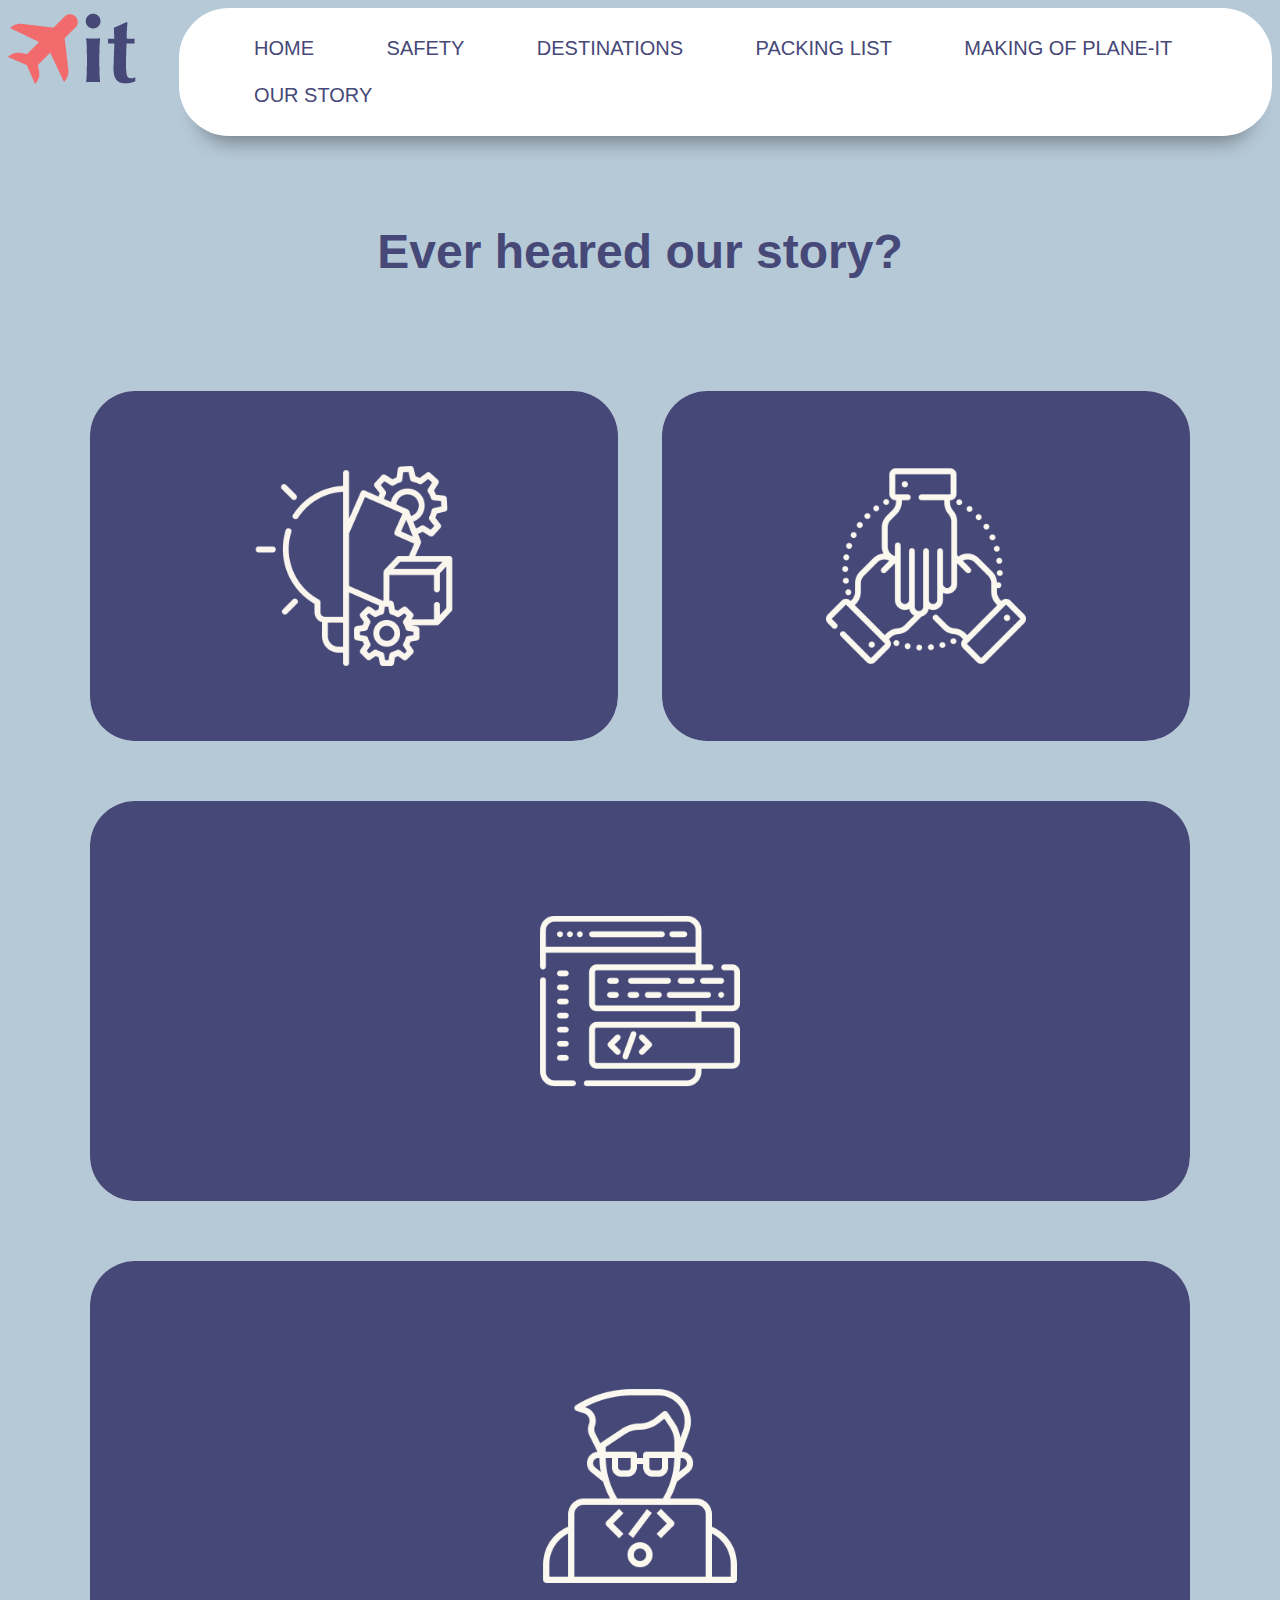
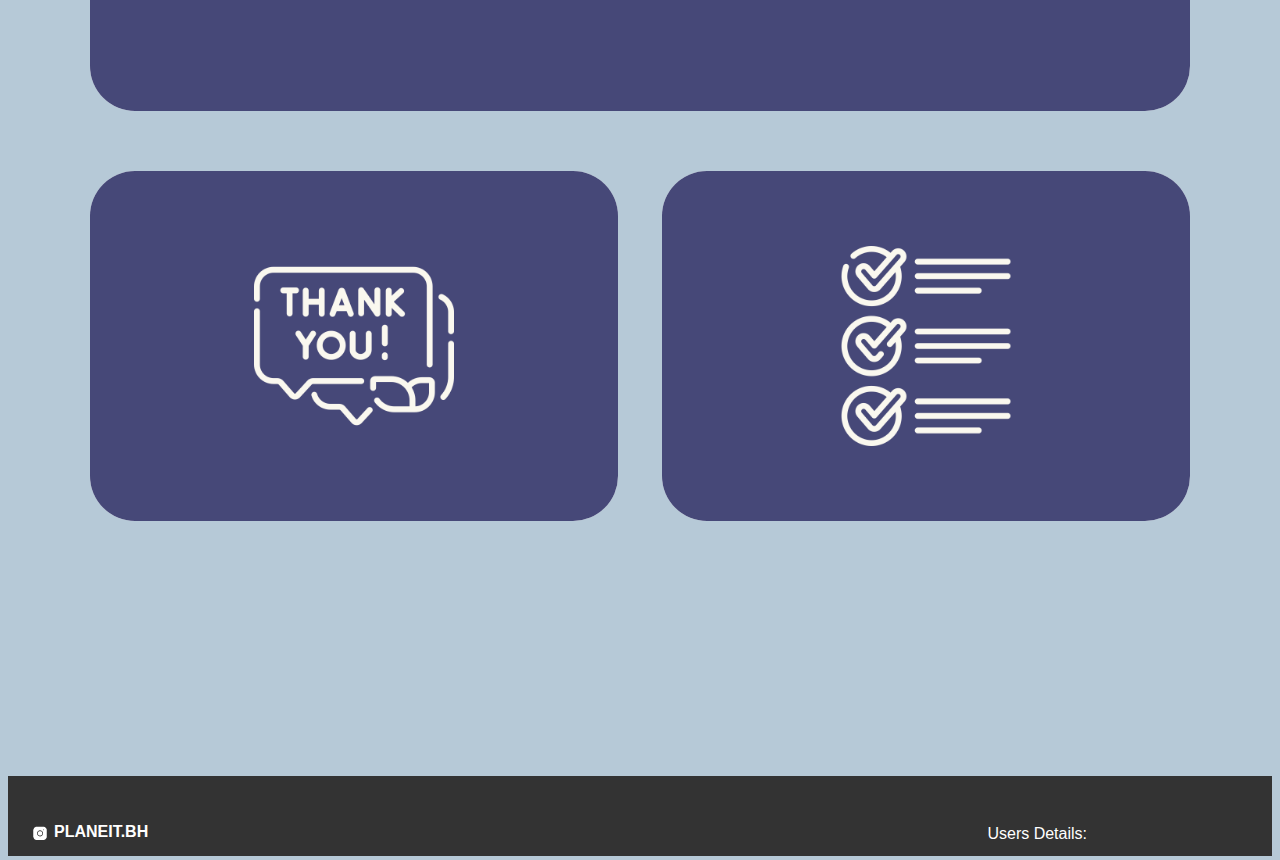
<file: Our-Story.html>
<html>

<head>
    <title>Macking of PLANE-IT</title>
    <link type="text/css" rel="stylesheet" href="style.css">
    <link href="https://cdnjs.cloudflare.com/ajax/libs/font-awesome/6.2.0/css/all.min.css" rel="stylesheet">
    <link rel="website icon" type="png" href="images/travelling.png">
    <script type="text/javascript" src="Project.js"></script>

  </head>

<body id="Maryam-body" onload="printUserDetails()">

<!--The main container--> 

<!--The header starts here: It contains 2 divs for the logo and the navbar menu-->
<div id="Header"> 
  
  <!--This is the logo div-->
  <div id="Logo"> <a href="home.html"> <img src="images/logo.png" width="136" height="79" alt="The blog logo"/> </a> </div>
  
  <!--This is the navbar div-->
  <div id="Navbar">
    <nav>
      <ul>
        <li><a href="index.html">HOME</a></li>
        <li><a href="Safety.html">SAFETY</a></li>
        <li><a href="Destinations.html">DESTINATIONS</a></li>
        <li><a href="Packing_list.html">PACKING LIST</a></li>
        <li><a href="makingOfPlaneIt.html">MAKING OF PLANE-IT</a></li>
        <li><a href="Our-Story.html">OUR STORY</a></li>
      </ul>
    </nav>
  </div>
</div>
<!--The header ends here--> 
	
	

<!-- Main part of (our story) page starts here-->
<div id="Maryam-Main">
	
	<!--This is a header for the page to match other pages structure-->
  <div id="Maryam-page-H">
    <h1> Ever heared our story?</h1>
  </div>
	
	
	<!--The picture of the first box-->
  <div class="Maryam-Container">
    <div class="Maryam-Card">
      <div class="Maryam-Imgbox" data-text="The Main Idea"> <img src="images/idea.png" class="Maryam-Img" alt="an icon that represents (idea)"> </div>
		
		
		<!--the text inside the first box-->
      <div class="Maryam-Content">
        <div>
          <h3>The Main Idea</h3>
          <p>Traveling and exploring the world is an unforgettable activity that not everyone gets to experience. This topic was chosen specifically to give people a chance to live the feeling of planning for trips and learn how to manage everything pre-traveling and post-traveling. With that being said, we focused on 3 popular destinations desired by the majority: Italy, London, and Turkey, as we thought that all of the 3 gives a variety of cultural and historical vibes; and of course, enjoyable activities to do! In addition, because safety comes first, we added a topic about tips to maintain a safe trip when they are choosing to have a solo trip, or a family trip with children, this will really help in spreading the awareness. Also, packing the required things is quite stressful, especially for a new traveler. It can get hard to know what to carry with you, being afraid to forget a needed thing, so we made a checklist with all the requirements for an amazing trip in any season. However, while we were confident about the outcome, we did not expect the obstacles that faced us in the project. This essay will show the different circumstances faced, giving a reflection on how we overcame every difficulty.</p>
        </div>
      </div>
    </div>
	  
	  
	  
	  <!--The picture of the second box-->
    <div class="Maryam-Card2">
      <div class="Maryam-Imgbox" data-text="The good team"> <img src="images/united2.png" class="Maryam-Img" alt="An image for united hands"> </div>
		
		<!--the text inside the second box-->
      <div class="Maryam-Content2">
        <div>
          <h3>The good team</h3>
          <p>First, talking about the pros, our overall experience was very pleasant. We started by splitting the tasks among each group member, and we helped each other throughout the whole process, which shows how well we were on team working skills. Also, all group members maintained an amazing time management, as we had a weekly 2 hours meeting on Sundays at the time that everyone agreed on, and the meeting’s agenda was to share our work so far, which everyone already uploaded on a shared drive, and try to solve some common issues that were quite challenging for all members. These issues will be discussed further.</p>
        </div>
      </div>
    </div>
	  
	  
	  <!--The picture of the third box-->
    <div class="Maryam-CardD">
      <div class="Maryam-Imgbox" data-text="The Design and code"> <img src="images/coding.png" class="Maryam-Img" alt="a picture that represents condin"> </div>
		
		<!--the text inside the third box-->
      <div class="Maryam-Content">
        <div>
          <h3>The Design and code</h3>
          <p>As everything has pros and cons, we faced some technical issues building our website. Starting with the home page, when we reached the middle part of the home page, where the grid pattern should be placed behind the “Available destinations” heading. When we tried to keep it, it was making the text colors dim. We did a lot of searching on how to fix it until we decided to remove it. Also, we suffered to place the 3 images, so we used “position: absolute” in the CSS and kept trying different sizes using “left”, “top”, “right”, and “bottom”. We found it very helpful, and we used it in many parts of our work. Moreover, there was an obstacle in the interactional form, as we wanted to place it in the footer part but for some reason, it kept coming above the footer. To solve that, our tutor helped us find the issue and we fixed it. Moving on to the packing list web page, we thought that this will be a challenging one to do. Because we started the project as soon as we handled the document, we were still not familiar with how we should do it, but as we progressed through the course, we gained knowledge from the taught lessons and immediately applied what we learned. At first, we had a problem placing the main image that every other part of the page relies on. When we kept it as a background image and try to resize the whole page, it was moving. To solve that, we used a div and kept the image inside of it and it stayed stable. The checkbox had the same problem and was solved in a similar way, instead, we reused the “position: absolute” feature, and one of the group members wanted to make it more advanced so he used animation, once the user clicks the checklist, a crossed plane logo appears as a checkmark! The destination web page, on the other hand, is mainly images containing some text about the destinations. We wrote about them from our own travel experience and searched for further information. The main problem was the sizing of the images being changed as we zoom in and out of the page and open it from different PCs, even though we used “em”. In addition, when we used “float”, it was not moving either right or left. Luckily, we have the choice to use the positioning feature which worked as good as a float. The nav bar was also difficult to manage on each page, as the width was changing. Last but not least, the safety web page had quite similar obstacles, unless this time, the images were big and the page content was getting one over the other; so we had to cut each image and make it smaller. The id names were hard to manage too, as we were all working on the same project and will merge our work later on. But we came up with the idea to name the beginning of each id with an initial, and comment on each part of the code. Finally, when we finished all parts and wanted to merge our work into one HTML and CSS file, what was unexpected happened. Almost every page had minor issues that did not please us, for example, the images were not showing so we made sure they are actually there in the images folder, the nav bar changed on each page, and the layout of some pages changed. We used advanced CSS and had to make some changes in the file to handle any errors.</p>
        </div>
      </div>
    </div>
     <!--The picture of the fourth box-->
     <div class="Maryam-CardR">
      <div class="Maryam-Imgbox" data-text="The Design and code"> <img src="images/Developer.png" class="Maryam-Img" alt="a picture that represents condin"> </div>
		
		<!--the text inside the fourth box-->
      <div class="Maryam-Content">
        <div>
          <h3>The Developer's Report</h3>
          <p>Digital sites enable enterprises to boost their promotion activities. The business benefit of the Plane-it website and the followed standards will be described in this developer's report.</p>
          <p>The website was represented by six pages. Each page contains specific content and information about every sub-topic. Also, an attractive color palette was used for the website layout to increase its attractiveness to attract more users and keep current users engaged with the website.</p>
          <p>For users to be inspired to use the website multiple times, essential features such as ease of use, simplicity, and intractability were applied. Moreover, the aesthetic quality and appearance encourage people of different ages who are willing to travel to reuse the website every time they want to plan a good trip. Because the website is easy to navigate and has a focused message, it will be easy to remember the content and therefore, choose this specific website before reaching their trip’s destination. In addition, the pages were built with a layout considering every page’s content, for example, the packing list page had a whole independent design displaying the requirements for every trip in any season. Nevertheless, the added animation feature which was the airplane design tick mark was interesting and encourages the user to use the website not only for planning a trip and learning about the three destinations but also using it as a checklist and passing it out as a recommendation for people who are willing to have a solo or family trip. Furthermore, the content was entertaining as it contains visuals and enthusiastic phrases. Something necessary that should be kept in mind is the writing font and style. It was chosen to best suit every target audience, making the website readable by every user. This was achieved by utilizing different header sizes, font styles, and CSS. </p>
          <p>When it comes to maintainability, the website needs to be built in a way that is adaptable to reasonable change. In order to ensure this the code needs to be well-organized, adhere to standards, and be commented. The comments were in a summarized and specific language that is understood by every reader. The code, however, does not have to be super long, the more it is advanced and understood able, the better, which is why only the required elements were used, and there were not much of unnecessary classes or Ids. Nevertheless, the names of IDs and divs were self-explanatory.</p>
          <p>Plane-it websites conform to standards of web accessibility by utilizing several elements and tags, making them perceivable, understandable, and operable. For example, images will be used as an alternative to illustrate non-text content, and for adding a demonstration of the destination’s sites, food and activities. Moreover, links were named individually, and styles such as a rounded colored circle appearing (in the navbar) when hovering were added to differentiate between text and clickable links. Also, text and images will be enlarged smoothly when required, making everything understandable, readable, and hopefully helpful. </p>
          <p>To sum up, the website will be performed utilizing the most efficient and straightforward approaches, which will be used in a practical way that satisfies the desires and expectations of the user.</p>
        </div>
      </div>
    </div>
	  
	  
	  
	   <!--The picture of the fifth box-->
    <div class="Maryam-Card">
      <div class="Maryam-Imgbox" data-text="Thanks"> <img src="images/thank-you2.png" class="Maryam-Img" alt="a thank you icon"> </div>
		
			<!--the text inside the fifth box-->
      <div class="Maryam-Content">
        <div>
          <h3>Thanks</h3>
          <div>
            <p>Special Thanks to Our spectacular team members who were one of the best groups ever made in the courses because of that everything was fun and smooth</p>
            <ul>
              <li>Nawraa: For Being the Leader as well as the designer of our project that was the foundation for the whole project as each page maintain a different design that shocked everyone who saw it</li>
              <li>Maryam: With no less than perfect paragraphs in detail about the project with a magical vocabulary</li>
              <li>Dana: Was the main motivation in our meeting as she give an atmosphere that made us laugh and enjoy every second</li>
              <li>Ali Abdulrasol: He was a main actor in each step of the project as he was an infinite idea source and had a discipline all along the project period </li>
              <li>Ali Annan: He constanatly motivated the team to end the project and always provided advanced ideas</li>
            </ul>
            <p>Special Thanks to miss Ruqaya Yusuf for being the additional resource and helping us to solve our mistakes</p>
          </div>
        </div>
      </div>
    </div>
	  
	  
	  
	  <!--The picture of the sixth box-->
    <div class="Maryam-Card2">
      <div class="Maryam-Imgbox" data-text="Conclusion"> <img src="images/check.png" class="Maryam-Img" alt="an icon for a checked list"> </div>
		
		
		<!--the text inside the sixth box-->
      <div class="Maryam-Content2">
        <div>
          <h3>Conclusion</h3>
          <p>To sum up, the website-building process was an interesting journey we learned a lot from. We developed our skills and worked hard to come up with the result of our website. All of the group members had improved their problem-solving skills and worked together as a successful team that overcome challenges together. If a similar project was to happen in the future, we would have improved our java script proficiency and we will have the best web development experience. </p>
        </div>
      </div>
    </div>
  </div>
</div>


<!--The footer starts here-->
<div id="footer"> <img src="images/instaIcon.png" width="14" height="15" id="instagram_icon"/>
  <h6>PLANEIT.BH</h6>
	<br>
	<table id="NuserTable" cellpadding="15">
	<tr><td>Users Details:</td> <td id="firstName"> </td> <td id="lastName"> </td> <td id="email"> </td>  <td id="country"> </td> </tr>
		
	</table>
</div>
	
</body>
</html>
</file>
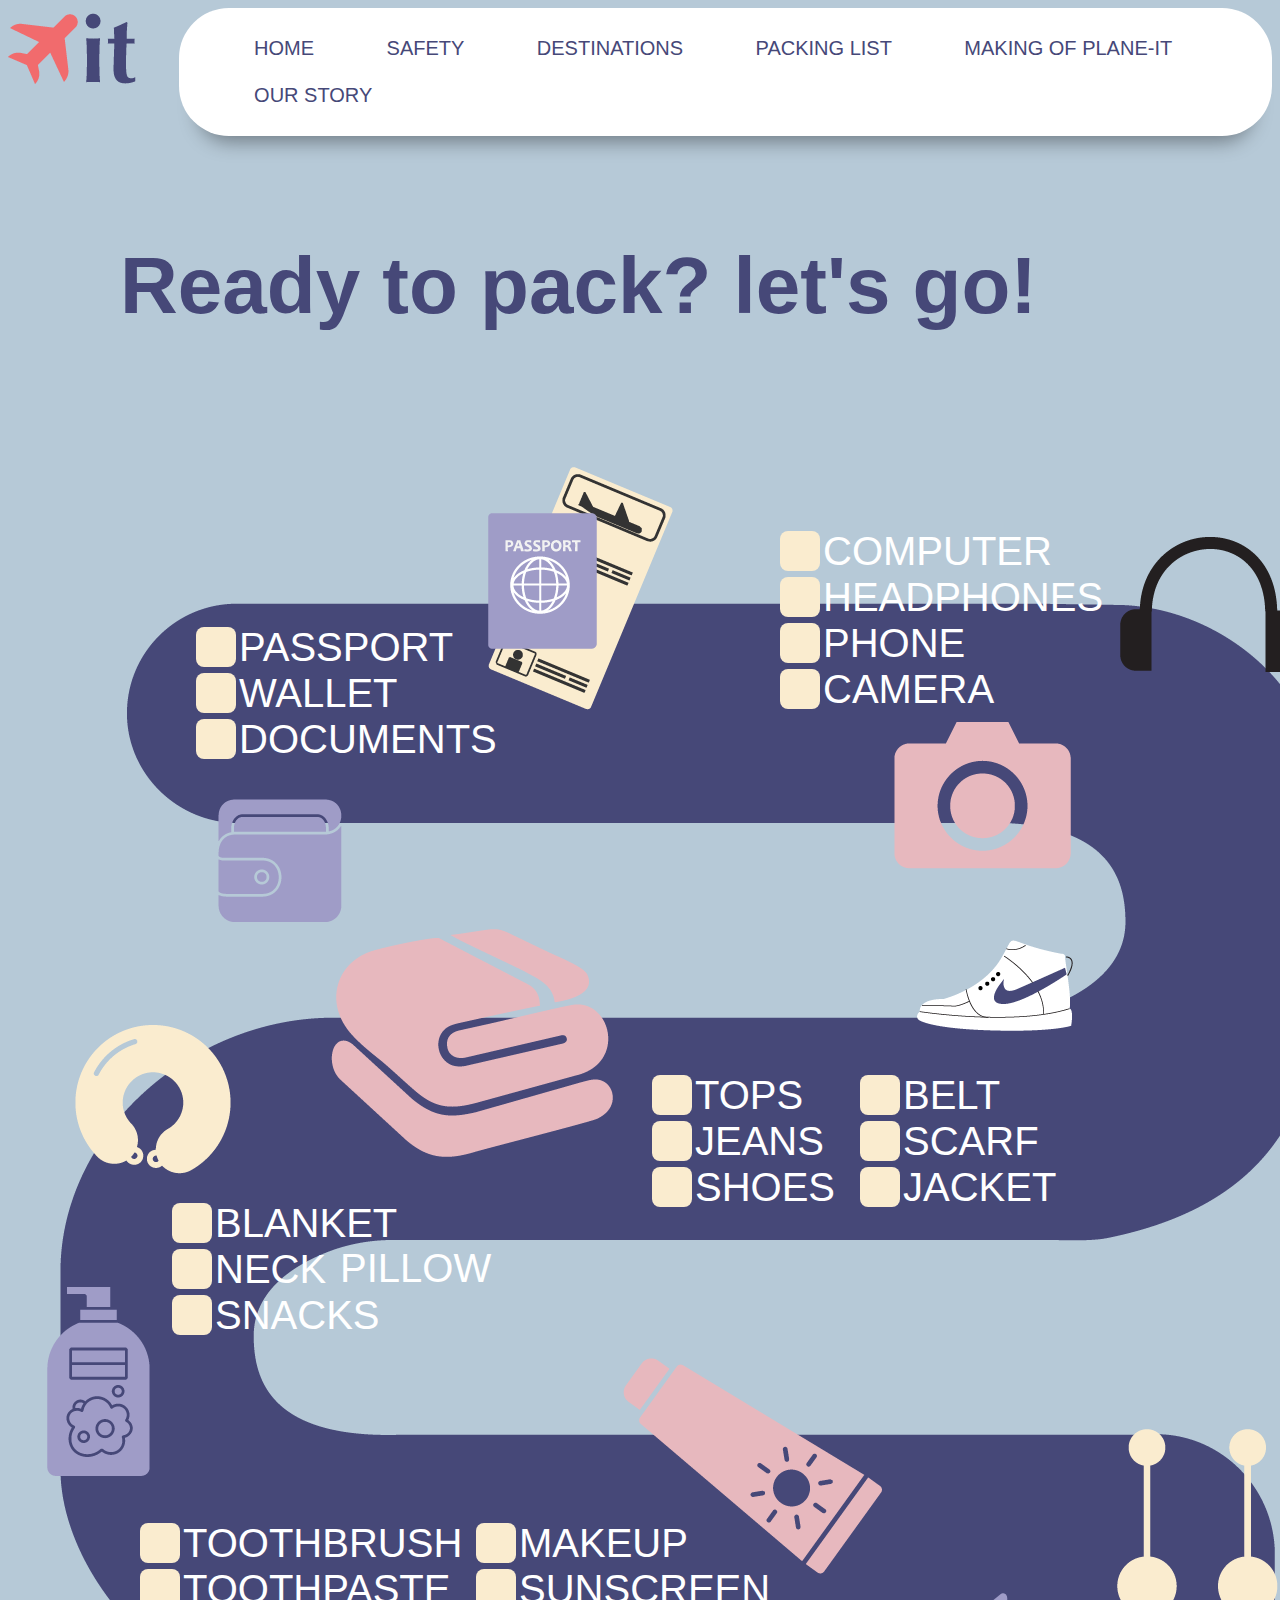
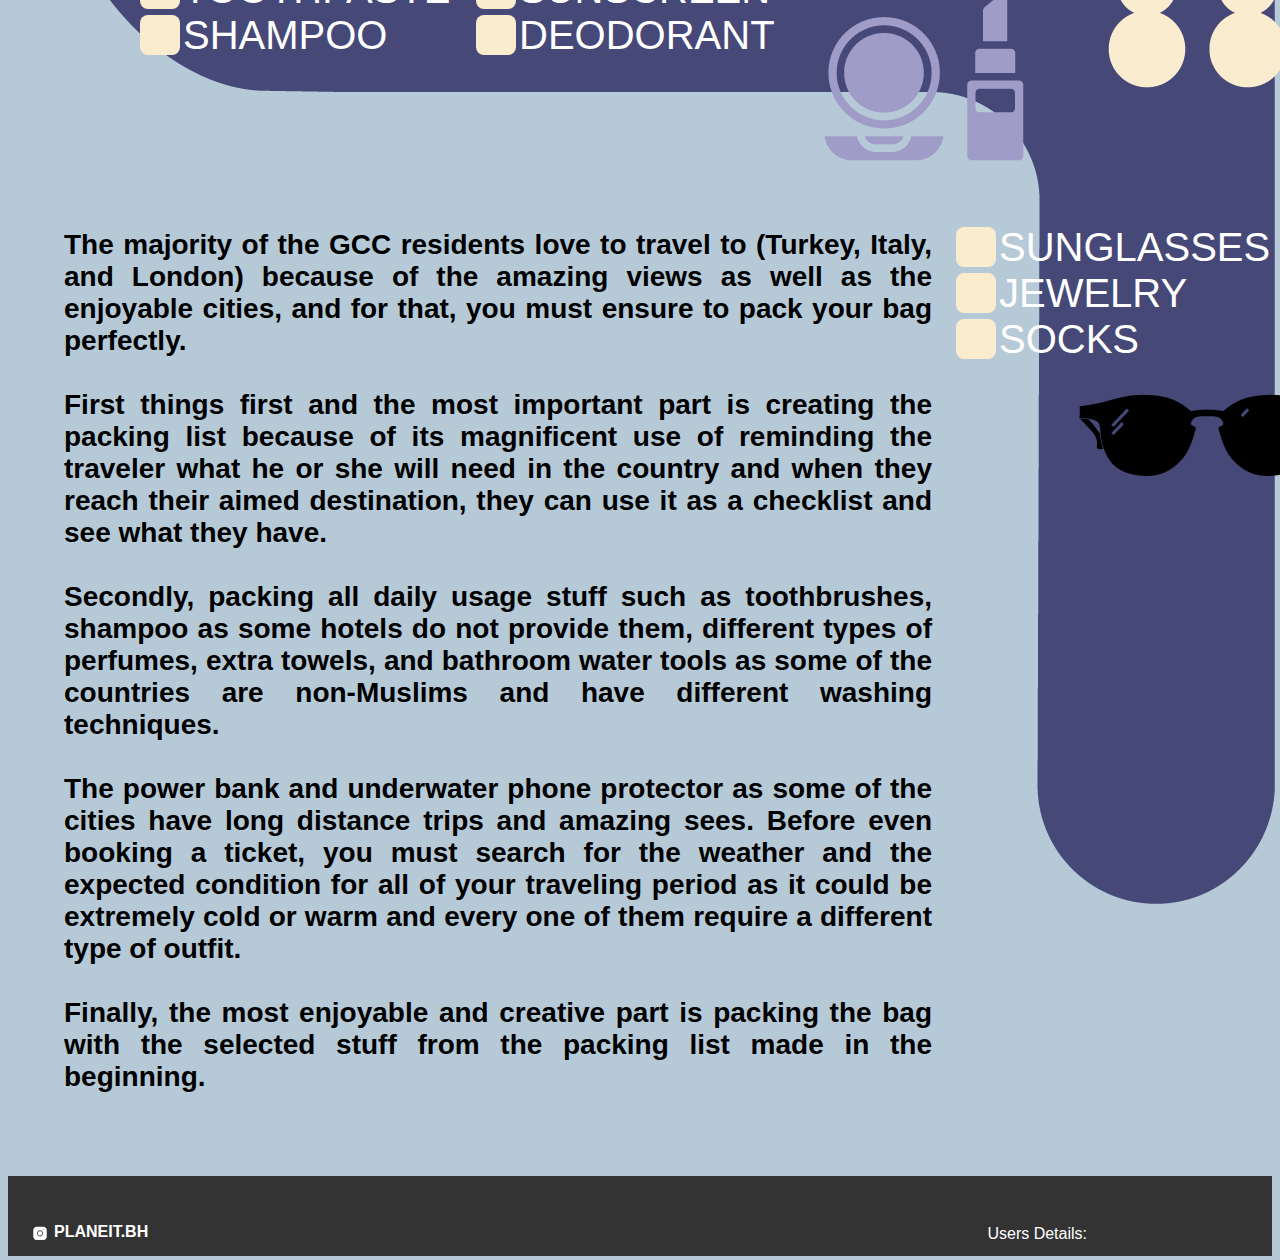
<file: Packing_list.html>
<html>
  <head>
    <title>Packing List</title>
    <link href="style.css" rel="stylesheet" type="text/css">
    <link rel="website icon" type="png" href="images/travelling.png">
    <script type="text/javascript" src="Project.js"></script>
    
    </head>

<body id="Bbody" onload="printUserDetails()">

<!--The header starts here: It contains 2 divs for the logo and the navbar menu-->
<div id="Header"> 
  
  <!--This is the logo div-->
  <div id="Logo"> <a href="home.html"> <img src="images/logo.png" width="136" height="79" alt="The blog logo"/> </a> </div>
  
  <!--This is the navbar div-->
  <div id="Navbar">
    <nav>
      <ul>
        <li><a href="index.html">HOME</a></li>
        <li><a href="Safety.html">SAFETY</a></li>
        <li><a href="Destinations.html">DESTINATIONS</a></li>
        <li><a href="Packing_list.html">PACKING LIST</a></li>
        <li><a href="makingOfPlaneIt.html">MAKING OF PLANE-IT</a></li>
        <li><a href="Our-Story.html">OUR STORY</a></li>
      </ul>
    </nav>
  </div>
</div>
<!--The header ends here--> 

	
	
	
	
	
<!--The main container-->
<div id="Bmain">
	
  <div id="Bcontainer"> <img src="images/packingList.png" id="Bmain_image" alt="a random shape that contains some images for stuff that people usually pack when they will travel"> 
    
    <!--Header text--> 
    <span id="Bfirst_text">Ready to pack? let's go!</span> 
    
	  
    <!--The checkboxes container div-->
    <div id="Bcheckbox_container"> 
      
      <!--The 1 checkbox list-->
      <div id="Bcheckbox1"> <!--The 1 checkbox password-->
        <div class="Blist">
          <input type="checkbox" name="passport" id="Binput">
          <label for="passport" class="Blabel"> PASSPORT</label>
        </div>
		  
        <!--The 2 checkbox wallet-->
        <div class="Blist">
          <input type="checkbox" name="wallet" id="Binput">
          <label for="wallet" class="Blabel"> WALLET</label>
          <br>
        </div>
		  
        <!--The 3 checkbox document-->
        <div class="Blist">
          <input type="checkbox" name="document" id="Binput">
          <label for="document" class="Blabel"> DOCUMENTS</label>
        </div>
      </div>
		
      <div id="Bcheckbox2"> <!--The 4 checkbox computer-->
        <div class="Blist">
          <input type="checkbox" name="computer" id="Binput">
          <label for="computer" class="Blabel"> COMPUTER</label>
          <br>
        </div>
		  
        <!--The 5 checkbox headphones-->
        <div class="Blist">
          <input type="checkbox" name="headphones" id="Binput">
          <label for="headphones" class="Blabel"> HEADPHONES</label>
        </div>
		  
        <!--The 6 checkbox phone-->
        <div class="Blist">
          <input type="checkbox" name="phone" id="Binput">
          <label for="phone" class="Blabel"> PHONE</label>
        </div>
		  
        <!--The 7 checkbox camera-->
        <div class="Blist">
          <input type="checkbox" name="camera" id="Binput">
          <label for="camera" class="Blabel"> CAMERA</label>
        </div>
      </div>
		
      <div id="Bcheckbox3"> <!--The 8 checkbox tops-->
        <div class="Blist">
          <input type="checkbox" name="tops" id="Binput">
          <label for="tops" class="Blabel"> TOPS </label>
        </div>
		  
        <!--The 9 checkbox jeans-->
        <div class="Blist">
          <input type="checkbox" name="jeans" id="Binput">
          <label for="jeans" class="Blabel"> JEANS</label>
        </div>
		  
        <!--The 10 checkbox -->
        <div class="Blist">
          <input type="checkbox" name="shoes" id="Binput">
          <label for="shoes" class="Blabel"> SHOES</label>
        </div>
      </div>
		
      <div id="Bcheckbox4"> <!--The 11 checkbox belt-->
        <div class="Blist">
          <input type="checkbox" name="belt" id="Binput">
          <label for="belt" class="Blabel"> BELT</label>
        </div>
		  
        <!--The 12 checkbox scarf-->
        <div class="Blist">
          <input type="checkbox" name="scarf" id="Binput">
          <label for="scarf" class="Blabel"> SCARF</label>
        </div>
		  
        <!--The 13 checkbox jacket-->
        <div class="Blist">
          <input type="checkbox" name="jacket" id="Binput">
          <label for="jacket" class="Blabel"> JACKET</label>
        </div>
      </div>
		
      <div id="Bcheckbox5"> <!--The 14 checkbox blanket-->
        <div class="Blist">
          <input type="checkbox" name="blanket" id="Binput">
          <label for="blanket" class="Blabel"> BLANKET</label>
        </div>
		  
        <!--The 15 checkbox neck pillow-->
        <div class="Blist">
          <input type="checkbox" name="neck pillow" id="Binput">
          <label for="neck pillow" class="Blabel"> NECK</label>
        </div>
		  
        <!--The 16 checkbox snacks-->
        <div class="Blist">
          <input type="checkbox" name="snacks" id="Binput">
          <label for="snacks" class="Blabel"> SNACKS</label>
        </div>
		  
        <span id="BPILLOW">PILLOW</span> </div>
      <div id="Bcheckbox6"> <!--The 17 checkbox toothbrush-->
        <div class="Blist">
          <input type="checkbox" name="toothbrush" id="Binput">
          <label for="toothbrush" class="Blabel"> TOOTHBRUSH</label>
        </div>
		  
        <!--The 18 checkbox toothpaste-->
        <div class="Blist">
          <input type="checkbox" name="toothpaste" id="Binput">
          <label for="toothpaste" class="Blabel"> TOOTHPASTE</label>
        </div>
		  
        <!--The 19 checkbox shampoo-->
        <div class="Blist">
          <input type="checkbox" name="shampoo" id="Binput">
          <label for="shampoo" class="Blabel"> SHAMPOO</label>
        </div>
      </div>
		
      <div id="Bcheckbox7"> <!--The 20 checkbox makeup-->
        <div class="Blist">
          <input type="checkbox" name="makeup" id="Binput">
          <label for="makeup" class="Blabel"> MAKEUP</label>
        </div>
		  
        <!--The 21 checkbox sunscreen-->
        <div class="Blist">
          <input type="checkbox" name="sunscreen" id="Binput">
          <label for="sunscreen" class="Blabel"> SUNSCREEN</label>
        </div>
		  
        <!--The 22 checkbox deodorant-->
        <div class="Blist">
          <input type="checkbox" name="deodorant" id="Binput">
          <label for="deodorant" class="Blabel"> DEODORANT</label>
        </div>
      </div>
		
      <div id="Bcheckbox8"> <!--The 23 checkbox sunglasses-->
        <div class="Blist">
          <input type="checkbox" name="sunglasses" id="Binput">
          <label for="sunglasses" class="Blabel"> SUNGLASSES</label>
        </div>
		  
        <!--The 24 checkbox jewelry-->
        <div class="Blist">
          <input type="checkbox" name="jewelry" id="Binput">
          <label for="jewelry" class="Blabel"> JEWELRY</label>
        </div>
		  
        <!--The 25 checkbox socks-->
        <div class="Blist">
          <input type="checkbox" name="socks" id="Binput">
          <label for="socks" class="Blabel"> SOCKS</label>
          <br>
        </div>
      </div>
		
      <!--Text about the importance of packing-->
      <div id="Bbottom_text">
        <p> The majority of the GCC residents love to travel to (Turkey, Italy, and London) because of the amazing views as well as the enjoyable cities, and for that, you must ensure to pack your bag perfectly. <br>
          <br>
          First things first and the most important part is creating the packing list because of its magnificent use of reminding the traveler what he or she will need in the country and when they reach their aimed destination, they can use it as a checklist and see what they have. <br>
          <br>
          Secondly, packing all daily usage stuff such as toothbrushes, shampoo as some hotels do not provide them, different types of perfumes, extra towels, and bathroom water tools as some of the countries are non-Muslims and have different washing techniques. <br>
          <br>
          The power bank and underwater phone protector as some of the cities have long distance trips and amazing sees. Before even booking a ticket, you must search for the weather and the expected condition for all of your traveling period as it could be extremely cold or warm and every one of them require a different type of outfit. <br>
          <br>
          Finally, the most enjoyable and creative part is packing the bag with the selected stuff from the packing list made in the beginning. </p>
      </div>
    </div>
    <!-- the end of the contanier div--> </div>
  <!-- the end of the main contanier div--> </div>
	

		<!--The footer starts here-->
    <div id="footer"> <img src="images/instaIcon.png" width="14" height="15" id="instagram_icon"/>
      <h6>PLANEIT.BH</h6>
      <br>
      <table id="NuserTable" cellpadding="15">
      <tr><td>Users Details:</td> <td id="firstName"> </td> <td id="lastName"> </td> <td id="email"> </td>  <td id="country"> </td> </tr>
        
      </table>
    </div>
	
</body>
</html>
</file>
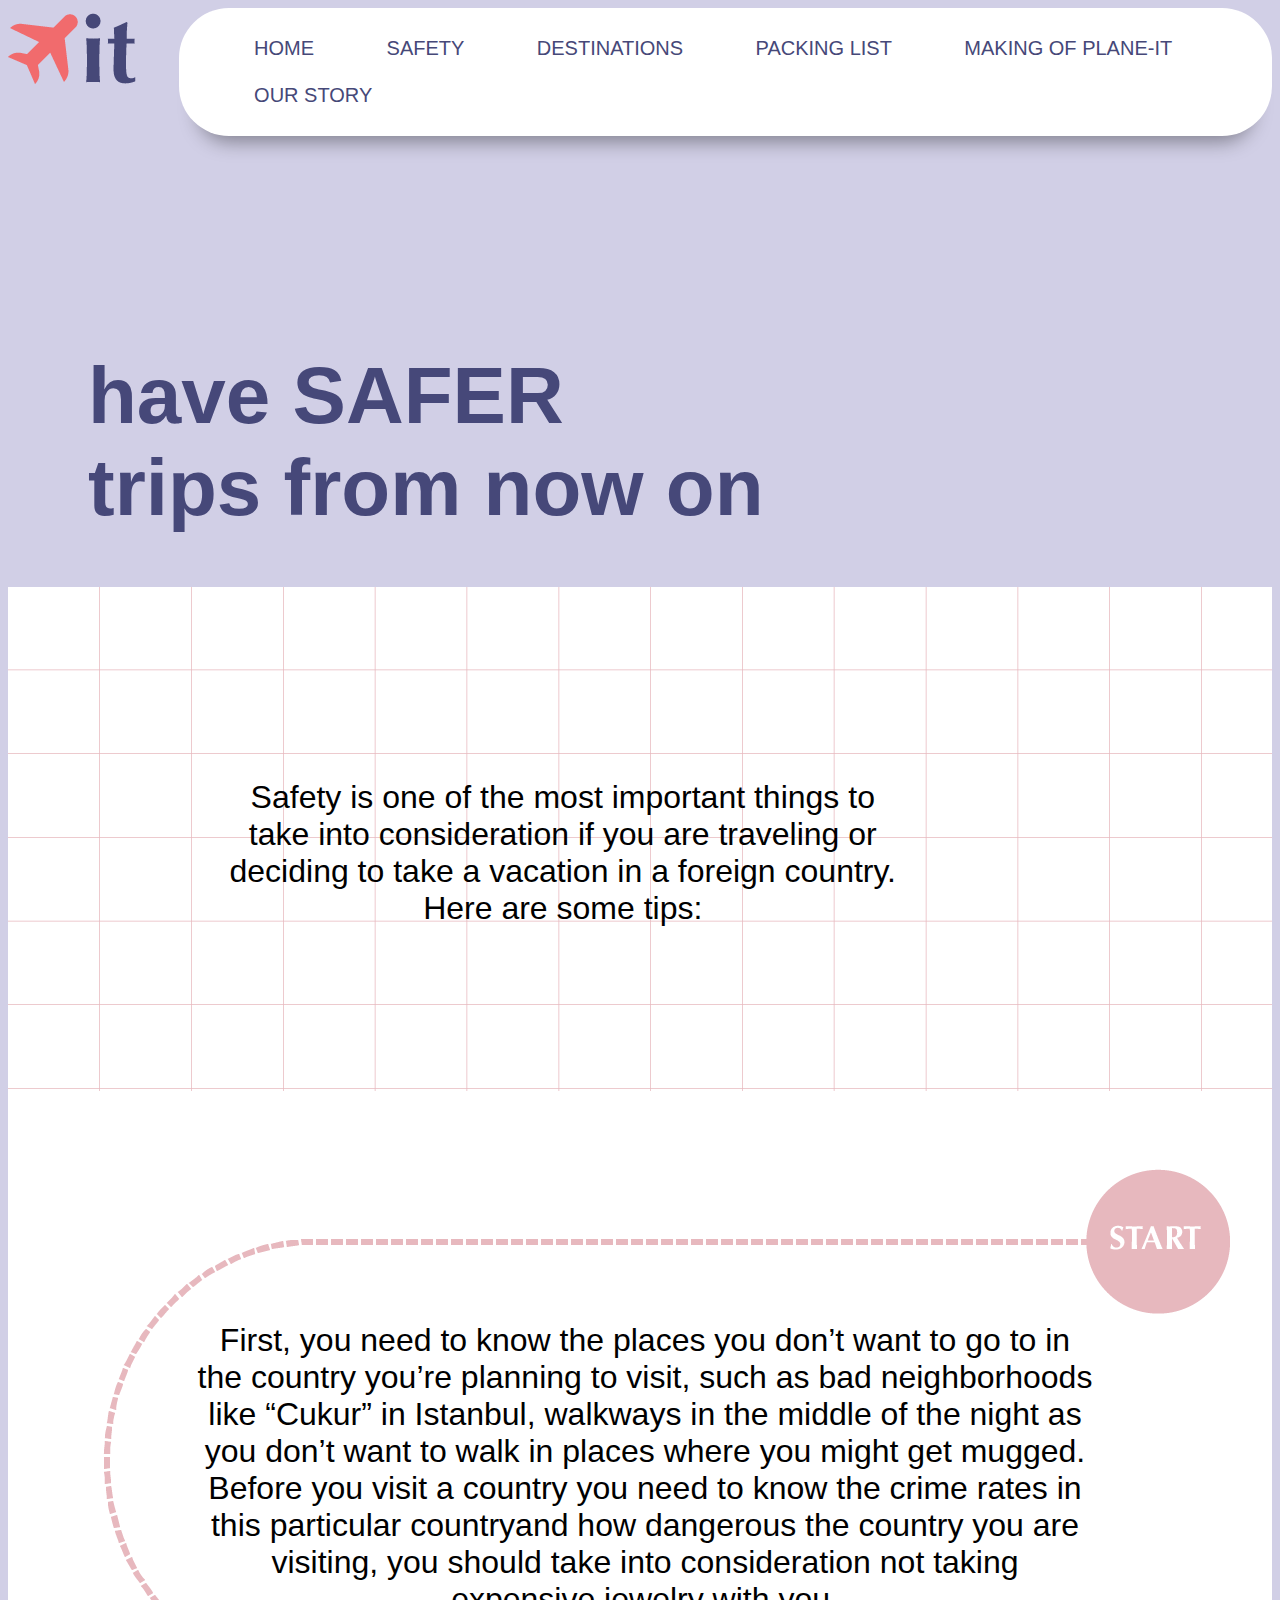
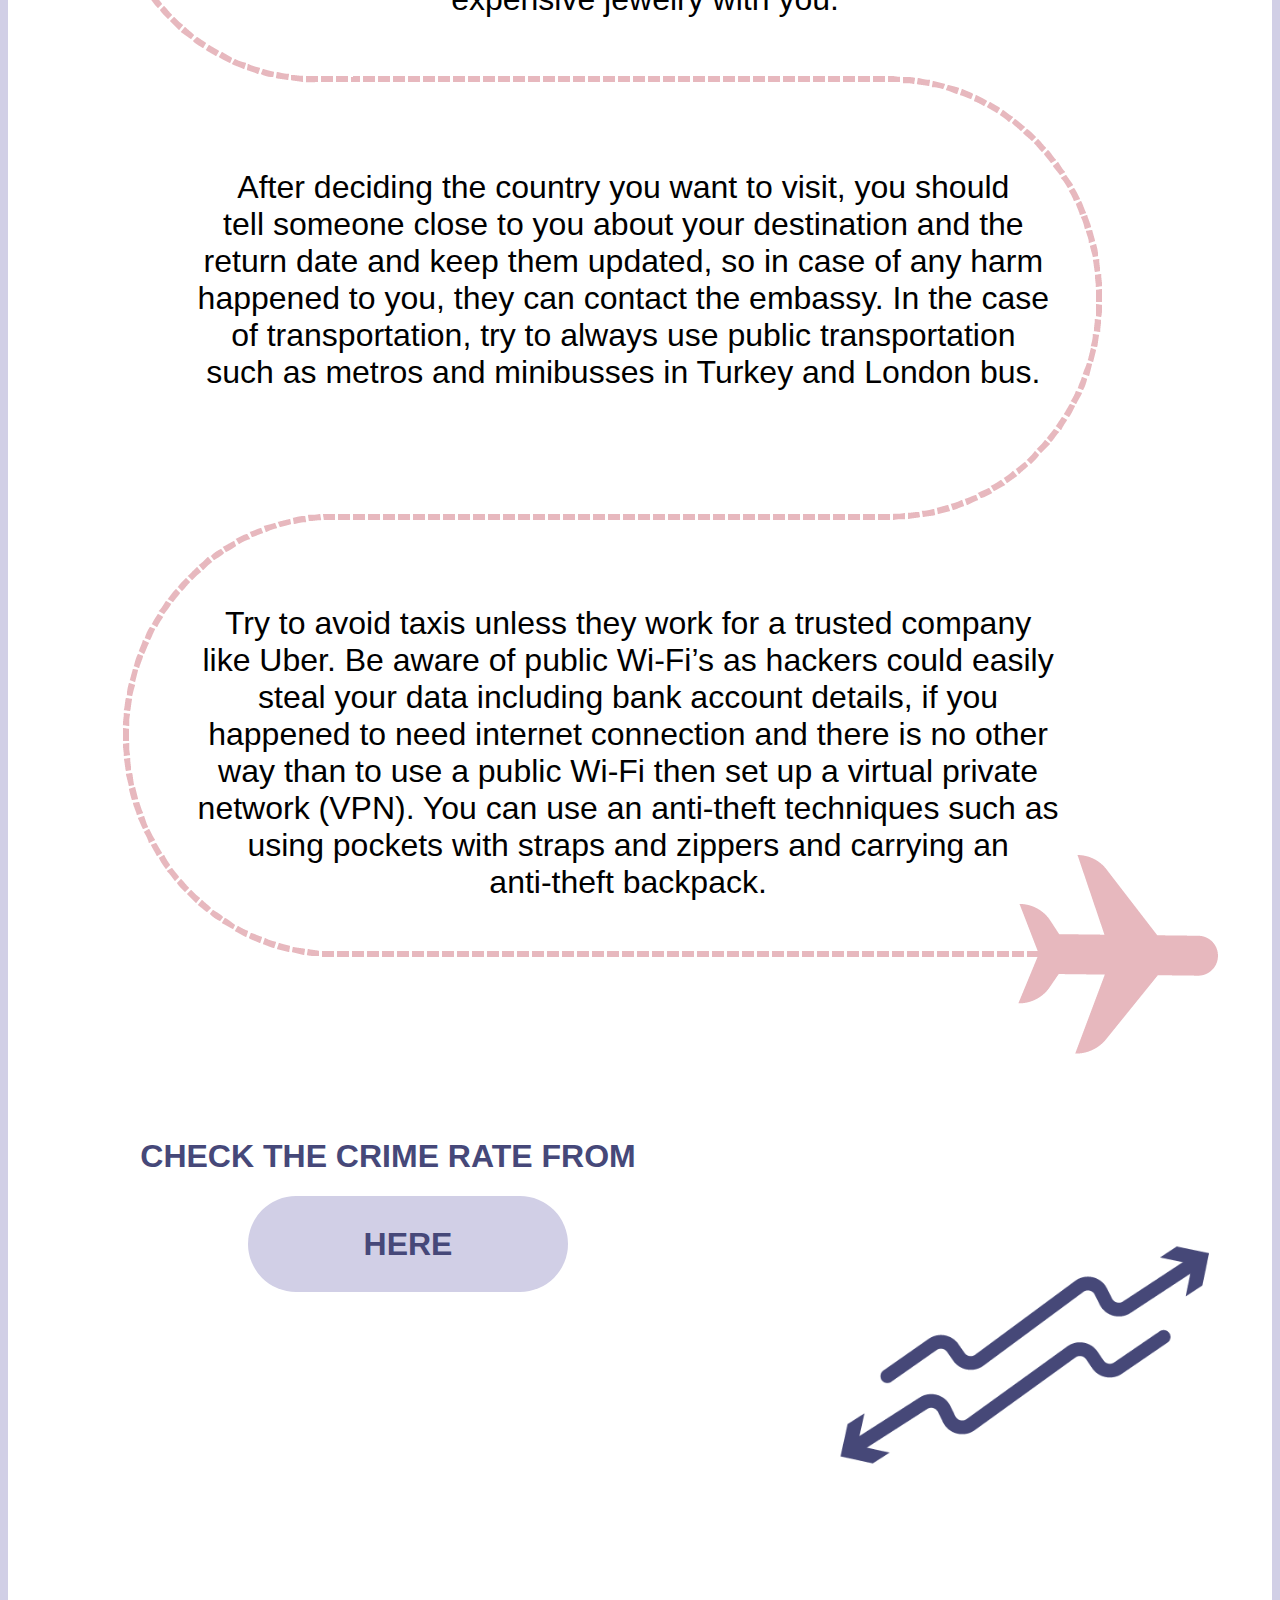
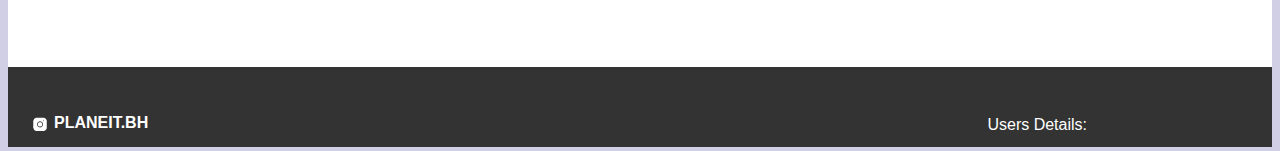
<file: Safety.html>
<html>
    <head>
		<title>Safety</title>
		<link type="text/css" rel="stylesheet" href="style.css"/>
        <link rel="website icon" type="png" href="images/travelling.png">
        <script type="text/javascript" src="Project.js"></script>

	</head>
    <body id="A-Body" onload="printUserDetails()">
		

<!--The header starts here: It contains 2 divs for the logo and the navbar menu-->
<div id="Header"> 
  
  <!--This is the logo div-->
  <div id="Logo"> <a href="home.html"> <img src="images/logo.png" width="136" height="79" alt="The blog logo"/> </a> </div>
  
  <!--This is the navbar div-->
  <div id="Pink-Nav">
    <nav>
      <ul>
        <li><a href="index.html">HOME</a></li>
        <li><a href="Safety.html">SAFETY</a></li>
        <li><a href="Destinations.html">DESTINATIONS</a></li>
        <li><a href="Packing_list.html">PACKING LIST</a></li>
        <li><a href="makingOfPlaneIt.html">MAKING OF PLANE-IT</a></li>
        <li><a href="Our-Story.html">OUR STORY</a></li>
      </ul>
    </nav>
  </div>
</div>
<!--The header ends here--> 
		
		
		
		
        <!--this is the first header-->
        <h1 id="A_FirstHeader">have SAFER <br>trips from now on</h1>
		
        <!--this div is to contain the body of the page-->
        <div id="A_BodyContainer">
			
            <!--this div is to contain the first text-->
            <div id="A_FirstText">
                <!--the first paragraph-->
          <p id="A_FirstParagraph">Safety is one of the most important things to <br>
                        take into consideration if you are traveling or <br>
                        deciding to take a vacation in a foreign country. <br>
                        Here are some tips:</p>
            </div>
			
			
                <!--this div is to contain the divs of the texts-->
            <div id="A_TextContainer">
				
                <!--the first image-->
            <img src="images/planeLane.png" alt="A picture that shows a plane lane">
				
				
                    <!--this div is to contain the second paragraph-->
                <div id="A_SecondText">
                    <!--the second paragraph-->
                    <p id="A_SecondParagraph">First, you need to know the places you don’t want to go to in<br>
                the country you’re planning to visit, such as bad neighborhoods <br>
                like “Cukur” in Istanbul, walkways in the middle of the night as <br>
                you don’t want to walk in places where you might get mugged. <br>
                Before you visit a country you need to know the crime rates in <br>
                this particular countryand how dangerous the country you are <br>
                visiting, you should take into consideration not taking <br>
                expensive jewelry with you.</p></div>
                            
				
				
                    <!--this div is to contain the third paragraph-->
                <div id="A_ThirdText">
                    <!--the third paragraph-->
                    <p id="A_ThirdParagraph">
                    After deciding the country you want to visit, you should <br>
                    tell someone close to you about your destination and the <br>
                    return date and keep them updated, so in case of any harm<br>
                     happened to you, they can contact the embassy. In the case<br>
                     of transportation, try to always use public transportation <br>
                    such as metros and minibusses in Turkey and London bus.</p></div>
                        
				
				
                    <!--this div is to contain the fourth paragraph-->
                <div id="A_FourthText">
                        <!--the fourth paragraph-->
                    <p id="A_FourthParagraph">
                    Try to avoid taxis unless they work for a trusted company <br>
                    like Uber. Be aware of public Wi-Fi’s as hackers could easily<br>
                    steal your data including bank account details, if you <br>
                    happened to need internet connection and there is no other <br>
                    way than to use a public Wi-Fi then set up a virtual private <br>
                    network (VPN). You can use an anti-theft techniques such as<br>
                    using pockets with straps and zippers and carrying an<br>
                    anti-theft backpack.
                </p></div>
            </div>
			
			
			
            <!--this div is to contain the pages bottom-->
            <div id="A_BottomPage">
                    <!--this div is to contain the second header-->
                <div id="A_HeaderContainer">
                        <!--the second header-->
                    <h1 id="A_SecondHeader">CHECK THE CRIME RATE FROM</h1>
                </div>
                    <!--this div is to contain the second image-->
                <div id="A_ImgContainer">
                    <!--the second image-->
                    <img id="A_SecondImg" src="images/arrows.png" alt="arrows picture">
                </div>
            </div>
			
			
            <!--this div is to contain the button-->
            <div id="A_ButtonContainer">
                <!--the button-->
                <a target="_blank" href="https://worldpopulationreview.com/country-rankings/most-dangerous-countries"><button id="A_Button">HERE</button></a>
            </div>
        </div>

		<!--The footer starts here-->
        <div id="footer" onload="printUserDetails()"> <img src="images/instaIcon.png" width="14" height="15" id="instagram_icon"/>
            <h6>PLANEIT.BH</h6>
            <br>
            <table id="NuserTable" cellpadding="15">
            <tr><td>Users Details:</td> <td id="firstName"> </td> <td id="lastName"> </td> <td id="email"> </td>  <td id="country"> </td> </tr>
              
            </table>
          </div>
		
    </body>
</html>
</file>
<file: style.css>
body {
  background-color: #b6d3d7;
  font-family: Optima, Segoe, Segoe UI, Candara, Calibri, Arial, sans-serif;
}
#Logo {
  height: auto;
  width: auto;
  max-width: 8%;
  max-height: 8%;
  object-fit: contain;
  margin-right: 70px;
}
#footer {
    background-color: #333333;
    height: 80px;
    left: 0;
    display: flex;
    flex-direction: row;
    justify-content: flex-start;
    z-index: 1;
    bottom: 0em;
}
#Header {
  width: 100%;
  display: flex;
  flex-direction: row;
  justify-content: flex-start;
}
nav{
  background: white;
  border-radius: 50px;
  padding: 1px;
  box-shadow: 0 25px 20px -20px rgba(0, 0, 0, 0.4);
}
nav a{
  text-decoration: none;
  color: #464878;
}
nav ul li{
  list-style: none;
  display: inline-block;
  padding: 8px 30px;
  margin: 4px;
  font-size: 20px;
  font-weight: 500;
  color: #777;
  cursor:pointer;
  position: relative;
  z-index: 2;
  transition: color 0.5s;

}
nav ul li::after{
  content: '';
  background:#c3e1e5;
  width: 100%;
  height: 100%;
  border-radius: 30px;
  position: absolute;
  top: 100%;
  left: 50%;
  transform: translate(-50%, -50%);
  z-index: -1;
  opacity: 0;
  transition: top 0.5s, opacity 0.5s;
}
nav ul li:hover::after{
  top: 50%;
  opacity:1;
}
#Pink-Nav ul li::after{
  content: '';
  background:#ffdfe4;
  width: 100%;
  height: 100%;
  border-radius: 30px;
  position: absolute;
  top: 100%;
  left: 50%;
  transform: translate(-50%, -50%);
  z-index: -1;
  opacity: 0;
  transition: top 0.5s, opacity 0.5s;
}

#Pink-Nav ul li:hover::after{
  top: 50%;
  opacity:1;
}
#footer #instagram_icon {
    padding-top: 50px;
    padding-left: 25px;
    padding-bottom: 15px;
}
#footer h6 {
    color: #FFFFFF;
    font-size: medium;
    font-family: Optima, Segoe, Segoe UI, Candara, Calibri, Arial, sans-serif;
    font-weight: 600;
    width: auto;
    height: auto;
    padding-bottom: 15px;
    padding-top: 10px;
    padding-left: 7px;
}
/*The container for the sqears*/
#Bmain{
    height: 100%;
    width: 100%;
}

/*The first text in the page*/
#Bfirst_text{
  font-size: 5em;
 font-family: Optima, Segoe, Segoe UI, Candara, Calibri, Arial, sans-serif;
  font-weight: bold;
  position: absolute;
  left: 1.5em;
  top: 3em;
  color: #464878;
}

#Bcheckbox_container{
    height: 100em;
    width: 80em;
    position: absolute;
    top: 34em;
    width: 85em;
    align-items: center;
    justify-content: center;
}

/*the label and the checkboxs*/

#Binput[type="checkbox"]{
  height: 40px;
  width: 40px;
  background-color: #faeccf;
  border-radius: 8px;
  appearance: none;
  -webkit-appearance: none;
  display:flex;
  align-items: center;
  justify-content: center;
  cursor: pointer;
  outline: none;
}

.Blabel{
  position: relative;
  cursor: pointer;
  display: flex;
  line-height: 0;
  color: white;
  font-size: 40px;
  font-family: Arial, Helvetica, sans-serif;
}

#Binput[type="checkbox"]:after{
  font-family: "Font Awesome 5 Free";
  content: "\e069";
  font-size: 20px;
  font-weight: 900;
  color:#464878;
  display: none;
}

#Binput[type="checkbox"]:hover{
  background-color: c8c0ae;
}

#Binput[type="checkbox"]:checked{
  background-color: white;
}

#Binput[type="checkbox"]:checked::after{
  display: block;
}


/*The checkboxs postioning*/
#Bmain_image{
  position: absolute;
  top: 16em;
}
#Bcontainer{
    margin: 0 auto;
    padding-top: 10em;
    z-index: 2;
}
/*#Bgrid{
  z-index: 1;
  height: 120em;
}
*/
.Blist{
  display: flex;
  align-items: center;
  justify-content: center;
  float: left;
}

#Bcheckbox1{
  height: 20em;
  width: 20em;
  position: absolute;
  left: 11.5em;
  top: 5em;
}
#Bcheckbox2{
  height: 20em;
  width: 20em;
  position: absolute;
  left: 48em;
  bottom: 81em;
}
#Bcheckbox3{
  height: 20em;
  width: 20em;
  position: absolute;
  left: 40em;
  top: 33em;
}
#Bcheckbox4{
  height: 20em;
  width: 20em;
  position: absolute;
  left: 53em;
  top: 33em;
}
#Bcheckbox5{
  height: 20em;
  width: 20em;
  position: absolute;
  left: 10em;
  top: 41em;
}
#BPILLOW{
  position: absolute;
  left: 4.3em;
  top: 1.15em;
  color: white;
  font-size: 40px;
  font-family: Arial, Helvetica, sans-serif;
}
#Bcheckbox6{
  height: 20em;
  width: 20em;
  position: absolute;
  left: 8em;
  top: 61em;
}
#Bcheckbox7{
  height: 20em;
  width: 20em;
  position: absolute;
  left: 29em;
  top: 61em;
}
#Bcheckbox8{
  height: 20em;
  width: 20em;
  position: absolute;
  left: 59em;
  top: 80em;
}

#Bbottom_text{
    position: absolute;
    left: 2em;
    top: 44.9em;
    width: 31em;
    font-size: 1.75em;
    font-family: Optima, Segoe, Segoe UI, Candara, Calibri, Arial, sans-serif;
    font-weight: bold;
    text-align: justify;
}

#Bimg1{
  position: absolute;
  top: 15.6em;
}
/*Noora page*/
#Nmain{
  height: 180em;
}

#Nfirst_text{
  color: #464878;
  height: 6.5em;
  text-align: center;
  padding-top:4em ;
  font-size: 1.5em;
text-decoration: none;
  

}
#Nnow_button{
    height: 3em;
    padding-top: 1em;
	padding-bottom: 1em;
    background-color: #FFFFFF;
    border-radius: 5em;
    margin: 0 auto;
    width: 15em;
    text-align: center;
    
}
#Ntext-now{
    color: #f16b6d;
    font-size: 2.5em;
    font-weight: bold;
	
}

#Nanimation{
    height: 14em;
}
#Nwhite_part{
    height: 83em;
    background-color: white;
    background-image: url(images/grid2.png);
    background-repeat: repeat;
}
#Nnowback{
  height: 5em;
  width: 18em;
  border-radius: 40px;
  background-color: white;
}
#Nwt{
  background-color: white;
  height: 70px;
  width: 340px;
  border-radius: 40px;
  text-align: center;
  font-size: 1.7em;
  color: #f16b6d;
}
#Ngridpic{
 width: 90.5em;
}
#Npart_two_text{
  color: #f16b6d;
  text-align: center;
  padding-top: 1em;
  font-size: 2.7em;
}
#Nlocations{
    margin: 0 auto;
    height: 35em;
    display: flex;
    flex-direction: row;
    flex-wrap: wrap;
    justify-content: center;
    row-gap: 50px;
    column-gap: 30px;
}
#Nitaly{
    float: left;
    height: 30em;
    width: 25em;
    padding-top: 5.5em;
}
#Nlondon{
  float: left;
  height: 30em;
  width: 25em;
  padding-top: 2em;
}
#Nturkey{
  float: left;
  height: 30em;
  width: 25em;
}
#Nnames{
    height: 10em;
    width: 70em;
    position: absolute;
    left: 8em;
    top: 90em;
}
#Nnames_table td{
    font-size: 3.3em;
    text-align: center;
    color: #464878;
    font-weight: bold;
    padding-left: 2em;
    padding-right: 2.3em;
}

#Npart2_text1{
    height: 10em;
}
#Npart2_text2{
    height: 4em;
    padding-left: 3em;
    font-size: 1.7em;
    font-weight: bold;
}
#Npurple_button{
  padding-left: 4em;
}
#Npurple{
  height: 3.3em;
  width: 15em;
  border-radius: 45px;
  background-color: #d1cfe6;
  text-align: center;
}
#Nhere_text{
  font-size: 2.3em;
  font-weight: bold;
  padding-top: 5px;
  color: #b0abeb;
}
#Nlast{
    height: 45em;
}
#Nlastp{
    width: 100%;
    height: 100%;
}
.Ninputone{
    height: 3em;
    width: 25em;
    border-radius: 40px;
    margin-top: 1em;
    margin-bottom: 1em;
}

#Nsubmit_button{
  margin-left: 6em;
  height: 4em;
  width: 11em;
}
#Nbutton{
    height: 3.5em;
    width: 8em;
	background-color: white;
    font-size: 1.3em;
    color: #f16b6d;
    font-family: Optima, Segoe, Segoe UI, Candara, Calibri, Arial, sans-serif;
    border: none;
    border-radius: 5em;
    font-weight: 600;
}
#Nsubtext{
  font-size: 1.6em;
  padding-top: 1.3em;
  padding-left: 1.9em;
  color: #f16b6d;
}
#Nlast_text{
    height: 30em;
    width: 45em;
    position: absolute;
    right: 2em;
    top: 123em;
}
#Nlast_h1{
  font-size: 2.4em;
  color: #f16b6d;
  height: 2.8em;
}
#Nlast_paragraph{
  font-size: 1.5em;
  font-weight: bold;
}
#Nallinput_new{
    height: 33em;
    width: 30em;
    position: absolute;
    left: 7em;
    top: 128em;
    border-radius: 20px;
    background-color: #b6d3d7;
    overflow: hidden;
    z-index: 1;
}

#Nallinput_new::before{
  content: '';
  position: absolute;
  height: 33em;
  width: 30em;
  background: linear-gradient(0deg,transparent, #f16b6d,#f16b6d);
  transform-origin: bottom right;
  top: -50%;
  left: -50%;
  animation: animate 6s linear infinite;
  
}
#Nallinput_new::after{
  content: '';
  position: absolute;
  height: 33em;
  width: 30em;
  background: linear-gradient(0deg,transparent, #f16b6d,#f16b6d);
  transform-origin: bottom right;
  top: -50%;
  left: -50%;
  animation: animate 6s linear infinite;
  animation-delay: -3s;
}

@keyframes animate
{
  0%
  {
    transform: rotate(0deg);
  }
  100%
  {
    transform: rotate(360deg);
  }
}
#Nallinput_newtext{
  position: absolute;
  inset: 3px;
  background: #c0dde0;
  z-index: 10;
  border-radius: 20px;
  padding: 2em; 
  line-height: 3em;
  font-size: 1.2em;
  color: #464878;
}
#Nform input{
  width: 100%;
  height: 2em;
  font-size: 1em;
}

#Nform_button{
  padding-top: 2em;
  padding-left: 6em;
}
#NLast-Button{
  height: 3em;
  width: 11em;
  border-radius: 45px;
  background-color: #464878;
  color: white;
}
#NLast-Button:active{
  background-color: #f16b6d;

}

#N-errorMsg{
	color: #f16b6d;
  position: absolute;
  left: 14em;
  top: 129em;
  z-index: 20000;
}


#N-linkToDest{
	text-decoration: none;
}

/*
#Nlinke-adjust{
	text-decoration: 
}
*/



/*Dana part*/
#Dtitle{
  font-family:Optima, Segoe, Segoe UI, Candara, Calibri, Arial, sans-serif ;
  font-size: 3.5em;
  color:#464878;
  text-align: center;
  margin-top:1.5em;
}
#Dfirst{
    width: 88em;
    height: 60em;
}
#Ditalypic{
    position: absolute;
    width: 39em;
    height: 56em;
    padding-top: 2em;
}
#Ditalypicture{
    width: 100%;
    height: 100%;
}
#Ditalytext{
    font-family: Optima, Segoe, Segoe UI, Candara, Calibri, Arial, sans-serif;
    color: #464878;
    position: absolute;
    top: 8.5em;
    left: 8.5em;
    font-size: 2em;
}
#Ditalyflag{
    position: absolute;
    top: 19.5em;
    left: 11em;
}
#Ditalyflagpic{
  width:5em;
  height:5em;
}
#Ditalypargraph{
    height: 32em;
    width: 26em;
    position: absolute;
    top: 21.5em;
    left: 5em;
    font-size: 1.1em;
    text-align: justify;
}
#Dchurch{
    float: right;
    position: absolute;
    right: 20em;
    top: 30em;
}
#Dchurchpic{
  width: 27em;
  height: 27em;
}
#Dspagetti{
  float: right;
  position: absolute;
  right: 5em;
  top:56em;
}
#Dspagettipic{
  height: 20em;
  width: 20em;
}
#Dsecond{

  height:60em;
  width:88em;
}
#Dlondonpic{
  
    float: right;
    width: 39em;
    height: 56em;
    padding-top: 2em;
    
}
#Dlondonpicture{
  width: 100%;
  height: 100%;
}
#Dlondontext{
    font-family: Optima, Segoe, Segoe UI, Candara, Calibri, Arial, sans-serif;
    color: #464878;
    position: absolute;
    top: 48em;
    left: 31em;
    font-size: 2em;
}
#Dlondonflag{
    position: absolute;
    top: 98.5em;
    left: 57em;
}
#Dlondonflagpic{
  width:5em;
  height:5em;
}
#Dlondonpargraph{
    height: 25em;
    width: 26em;
    position: absolute;
    top: 94em;
    left: 49.5em;
    font-size: 1.1em;
    text-align: justify;
}
#Dlondoneye{
    position: absolute;
    top: 84em;
    right: 57em;
}
#Dlondoneyepic{
  width: 30em;
  height:30em;
}
#Dlondonbr{
    position: absolute;
    top: 106em;
    right: 32em;
}
#Dbigbenpic{
  width:30em;
  height:30em;
}
#Dthird{
  height:60em;
  width:88em;
}
#Dturkeytext{
    font-family: Optima, Segoe, Segoe UI, Candara, Calibri, Arial, sans-serif;
    color: #464878;
    position: absolute;
    top: 77.5em;
    left: 7em;
    font-size: 2em;
}
#Dturkeyflag{
    position: absolute;
    top: 157.5em;
    left: 8em;
}
#Dturkeyflagpic{
  width: 5em;
  height: 5em;
}
#Dturkeypicture{
    width: 100%;
    height: 100%;
}
#Dturkeypargraph{
    height: 32em;
    width: 26em;
    position: absolute;
    top: 147em;
    left: 5em;
    font-size: 1.1em;
    text-align: justify;
}

#Dtea{
    position: absolute;
    top: 148em;
    left: 50em;
}
#Dteapic{
  width:15em;
  height:15em;
  }

#Dsultan{
  position: absolute;
  top: 168em;
  left: 42em;
}
#Dsultanpic{
    height: 25em;
    width: 35em;
}



/*Ali part*/
#A_FirstHeader{
    font-size: 5em;
    padding-top: 2em;
    color: #464879;
    font-family: Optima, Segoe, Segoe UI, Candara, Calibri, Arial, sans-serif;
    padding-left: 1em;
}
/*the body container*/
#A_BodyContainer{
  background-color: white;
  height: 500%;
  width: 100%;
}
/*the container for the first text*/
#A_FirstText{
    padding-top: 10em;
    padding-left: 25%;
    float: left;
    width: 75%;
    text-align: center;
    background-image: url('images/grid.png');
    height: 21.5em;
    background-repeat: repeat;
    object-fit: cover;
}
/*the first paragraph*/
#A_FirstParagraph{
    font-size: 2em;
    position: absolute;
    font-family: Optima, Segoe, Segoe UI, Candara, Calibri, Arial, sans-serif;
    right: 12em;
    width: auto;
}
/*the container for the remaining texts*/
#A_TextContainer{
  position: relative;
  text-align: center;
}
/*the second text container*/
#A_SecondText{
  position: absolute;
top: 30%;
left: 15%;
}
/*the second paragraph*/
#A_SecondParagraph{
    font-size: 2em;
    font-family: Optima, Segoe, Segoe UI, Candara, Calibri, Arial, sans-serif;
    padding-top: 2em;
}
/*the third text container*/
#A_ThirdText{
  position: absolute;
  top: 51%;
  left: 15%;
}
/*the third paragraph*/
#A_ThirdParagraph{
    font-size: 2em;
    font-family: Optima, Segoe, Segoe UI, Candara, Calibri, Arial, sans-serif;
    padding-top: 2em;
}
/*the fourth text container*/
#A_FourthText{
  position: absolute;
top: 73%;
left: 15%;
}
/*the fourth paragraph*/
#A_FourthParagraph{
    font-size: 2em;
    font-family: Optima, Segoe, Segoe UI, Candara, Calibri, Arial, sans-serif;
    padding-top: 1em;
}
/*the container for the bottom page*/
#A_BottomPage{
  width: 100%;
  
}
/*the second header container*/
#A_HeaderContainer{
  width: 50%;
  float: left;
  padding-left: 4em;
  text-align: center;
}
/*the second header*/
#A_SecondHeader{
  color: #464879;
  font-family: Optima, Segoe, Segoe UI, Candara, Calibri, Arial, sans-serif;
}
/*the second image container*/
#A_ImgContainer{
  width: 50%;
  float: right;
}
/*the second image*/
#A_SecondImg{
  width: 70%;
  float: right;
  padding-right: 1em;
  
}
/*the button container*/
#A_ButtonContainer{
  float: left;
  padding-left: 15em;
}
/*the button*/
#A_Button{
  border-radius: 3em;
  width: 10em;
  height: 3em;
  background-color: #d1cfe6;
  float: left;
  border: none;
  color: #464879;
  font-family: Optima, Segoe, Segoe UI, Candara, Calibri, Arial, sans-serif;
  font-weight: bold;
  font-size: 2em;
cursor: pointer;
}
#A-Body{
    background-color: #d1cfe6;
    height: 33.5em;
}
.NinputTitle {
    font-size: 1.4em;
	
}
#NhomePic {
    width: 100%;
    height: 100%;
}
#Dturkeypic {
    width: 39em;
    height: 56em;
}
#Bbody {
    height: 165em;
    background-color: #b6c9d7;
}

/*Our Story*/
#Maryam-body{
  background-color: #b6c9d7;
  font-family: Optima, Segoe, Segoe UI, Candara, Calibri, Arial, sans-serif;
  height: 100em;
}
#Maryam-Main 
{
  height: 140em;
  display: flex;
  justify-content: center;
  align-items: center;
  box-sizing: border-box;
}
.Maryam-Img
{
height: 200px;
width: 200px;
filter: invert(99%) sepia(2%) saturate(3062%) hue-rotate(305deg) brightness(105%) contrast(96%);
}
.Maryam-Container
{
  position: relative;
  width: 1100px;
  display: flex;
  justify-content: space-between;
  flex-wrap: wrap;
  margin: 20px;
  font-size: 12px;
}
.Maryam-Container .Maryam-Card
{
position: relative;
height: 350px;
background: #fff;
display: flex;
width: 48%;
margin: 30px 0;
border-radius: 45px;
}
.Maryam-Container .Maryam-Card .Maryam-Imgbox
{
position: absolute;
left: 0;
top: 0;
width: 100%;
height: 100%;
background: #464878;
z-index: 1;
display: flex;
justify-content: center;
align-items: center;
overflow: hidden;
transition: 0.5s ease-in-out;
border-radius: 45px;
}
.Maryam-Container .Maryam-Card:hover .Maryam-Imgbox
{
width: 222px;
height: 222px;
left: -170px;
top: calc(50% - 75px);
transition: 0.5s ease-in-out;
border-radius: 45px;
}
.Maryam-Container .Maryam-Card .Maryam-Imgbox::before
{
position: absolute;
bottom: 0;
left: 0;
width: 100%;
text-align: center;
font-size: 6em;
color: rgba(255,255,255, 0.5);
font-weight: 700;
}
.Maryam-Container .Maryam-Card .Maryam-Content
{
position: absolute;
right: 0;
width: calc(100% - 75px);
height: 100%;
padding: 20px;
display: flex;
justify-content: center;
align-items: center;
}
.Maryam-Container .Maryam-Card2
{
position: relative;
height: 350px;
background: #fff;
display: flex;
width: 48%;
margin: 30px 0;
border-radius: 45px;
}
.Maryam-Container .Maryam-Card2 .Maryam-Imgbox
{
position: absolute;
right: 0;
top: 0;
width: 100%;
height: 100%;
background: #464878;
z-index: 1;
display: flex;
justify-content: center;
align-items: center;
overflow: hidden;
transition: 0.5s ease-in-out;
border-radius: 45px;
}
.Maryam-Container .Maryam-Card2:hover .Maryam-Imgbox
{
width: 222px;
height: 222px;
right: -140px;
top: calc(50% - 75px);
transition: 0.5s ease-in-out;
border-radius: 45px;
}
.Maryam-Container .Maryam-Card2 .Maryam-Imgbox::before
{
position: absolute;
bottom: 0;
right: 0;
width: 100%;
text-align: center;
font-size: 6em;
color: rgba(255,255,255, 0.5);
font-weight: 700;
}
.Maryam-Container .Maryam-Card2 .Maryam-Content2
{
position: absolute;
left: 0;
width: calc(95% - 75px);
height: 100%;
padding: 20px;
display: flex;
justify-content: center;
align-items: center;
}
.Maryam-Container .Maryam-CardD
{
position: relative;
height: 400px;
background: #fff;
display: flex;
width: 100%;
margin: 30px 0;
border-radius: 45px;
}
.Maryam-Container .Maryam-CardD .Maryam-Imgbox
{
position: absolute;
left: 0;
top: 0;
width: 100%;
height: 100%;
background: #464878;
z-index: 1;
display: flex;
justify-content: center;
align-items: center;
overflow: hidden;
transition: 0.5s ease-in-out;
border-radius: 45px;
}
.Maryam-Container .Maryam-CardD:hover .Maryam-Imgbox
{
width: 222px;
height: 222px;
left: -75px;
}
.Maryam-Container .Maryam-CardD:hover .Maryam-Imgbox
{
width: 444px;
height: 222px;
left: calc(200% - 50px);
top: calc(10% - 150px);
transition: 0.5s ease-in-out;
border-radius: 45px;

}
.Maryam-Container .Maryam-CardD .Maryam-Imgbox::before
{
position: absolute;
bottom: 0;
left: 0;
width: 100%;
text-align: center;
font-size: 6em;
color: rgba(255,255,255, 0.5);
font-weight: 700;
}
.Maryam-Container .Maryam-CardD .Maryam-Content
{
position: absolute;
right: 0;
width: calc(100% - 75px);
height: 100%;
padding: 20px;
display: flex;
justify-content: center;
align-items: center;
}
.Maryam-Container .Maryam-CardR
{
position: relative;
height: 450px;
background: #fff;
display: flex;
width: 100%;
margin: 30px 0;
border-radius: 45px;
}
.Maryam-Container .Maryam-CardR .Maryam-Imgbox
{
position: absolute;
left: 0;
top: 0;
width: 100%;
height: 100%;
background: #464878;
z-index: 1;
display: flex;
justify-content: center;
align-items: center;
overflow: hidden;
transition: 0.5s ease-in-out;
border-radius: 45px;
}

.Maryam-Container .Maryam-CardR:hover .Maryam-Imgbox
{
width: 222px;
height: 222px;
left: -75px;
}
.Maryam-Container .Maryam-CardR:hover .Maryam-Imgbox
{
width: 444px;
height: 222px;
left: calc(200% - 50px);
top: calc(10% - 150px);
transition: 0.5s ease-in-out;
border-radius: 45px;

}
.Maryam-Container .Maryam-CardR .Maryam-Imgbox::before
{
position: absolute;
bottom: 0;
left: 0;
width: 100%;
text-align: center;
font-size: 6em;
color: rgba(255,255,255, 0.5);
font-weight: 700;
}
.Maryam-Container .Maryam-CardR .Maryam-Content
{
position: absolute;
right: 0;
width: calc(100% - 75px);
height: 100%;
padding: 20px;
display: flex;
justify-content: center;
align-items: center;
}

#Maryam-page-H {
  height: 18em;
  position: absolute;
  top: 8em;
  font-size: x-large;
  color: #464878;
}

/*making of plane-it page*/

/*this is the main part*/


#LmainPart {
    height: 120em;
    
    
}

#L-container1{
  
padding-top: 17em;

padding-left: 12em;
width: 80%;
}
#L-text1 {
    text-align: justify;
    position: absolute;
    top: 26em;
    width: 70%;
    height: 40%;
    font-size: 1em;
    margin: 0 auto;
    padding-left: 1.5em;
}

#L-header1
{
  text-align: justify;
    position: absolute;
    top: 24em;
    width: 70%;
    height: 40%;
    font-size: 1em;
    margin: 0 auto;
    padding-left: 1.5em;

}

#L-box1 {
    background-color: #FFFFFF;
    height: 14em;
    width: 92%;
    border-radius: 3em;
}

#L-container2{
padding-top: 7em;
padding-left: 12em;
width: 80%;

}


#L-header2{
  text-align: justify;
  position: absolute;
  top: 45em;
  width: 70%;
  height: 40%;
  font-size: 1em;
  margin: 0 auto;
  padding-left: 1em;
}
#L-text2 {
  text-align: justify;
  position: absolute;
  top: 47em;
  width: 70%;
  height: 40%;
  font-size: 1em;
  margin: 0 auto;
  padding-left: 1em;
}



#L-box2 {
  background-color: #FFFFFF;
    height: 14em; 
    width: 92%;
    border-radius: 3em;
}



#L-pic1 {
    width: 10%;
    height: 50%;
    text-align: left;
    position: absolute;
    top: 25em;
    left: 13em;
    object-fit: contain;
}


#Lheader {
    height: 6em;
    position: absolute;
    color: #464878;
    margin: 0 auto;
    font-size: x-large;
    top: 7em;
    left: auto;
    right: auto;
    padding-left: 17em;
}
#L-box3{
  padding-left: 5em;
}
.L-Img
{
  padding-left: 9em; 
}
.L-Padding
{
  padding-left: 15em;
}
#L-Images1
{
  padding-top: 2em;
}
#L-Images2
{
  padding-top: 2em;
}
/*making of plane-it page*/

#userDetails {
    background-color: #CE2C2F;
    width: 55%;
    height: 3em;
    text-align: right;
}
#NuserTable {
    float: right;
    color: #FFFFFF;
    font-size: medium;
    position: absolute;
	  right: 3em;
	  margin-top: 2em;
}
</file>
